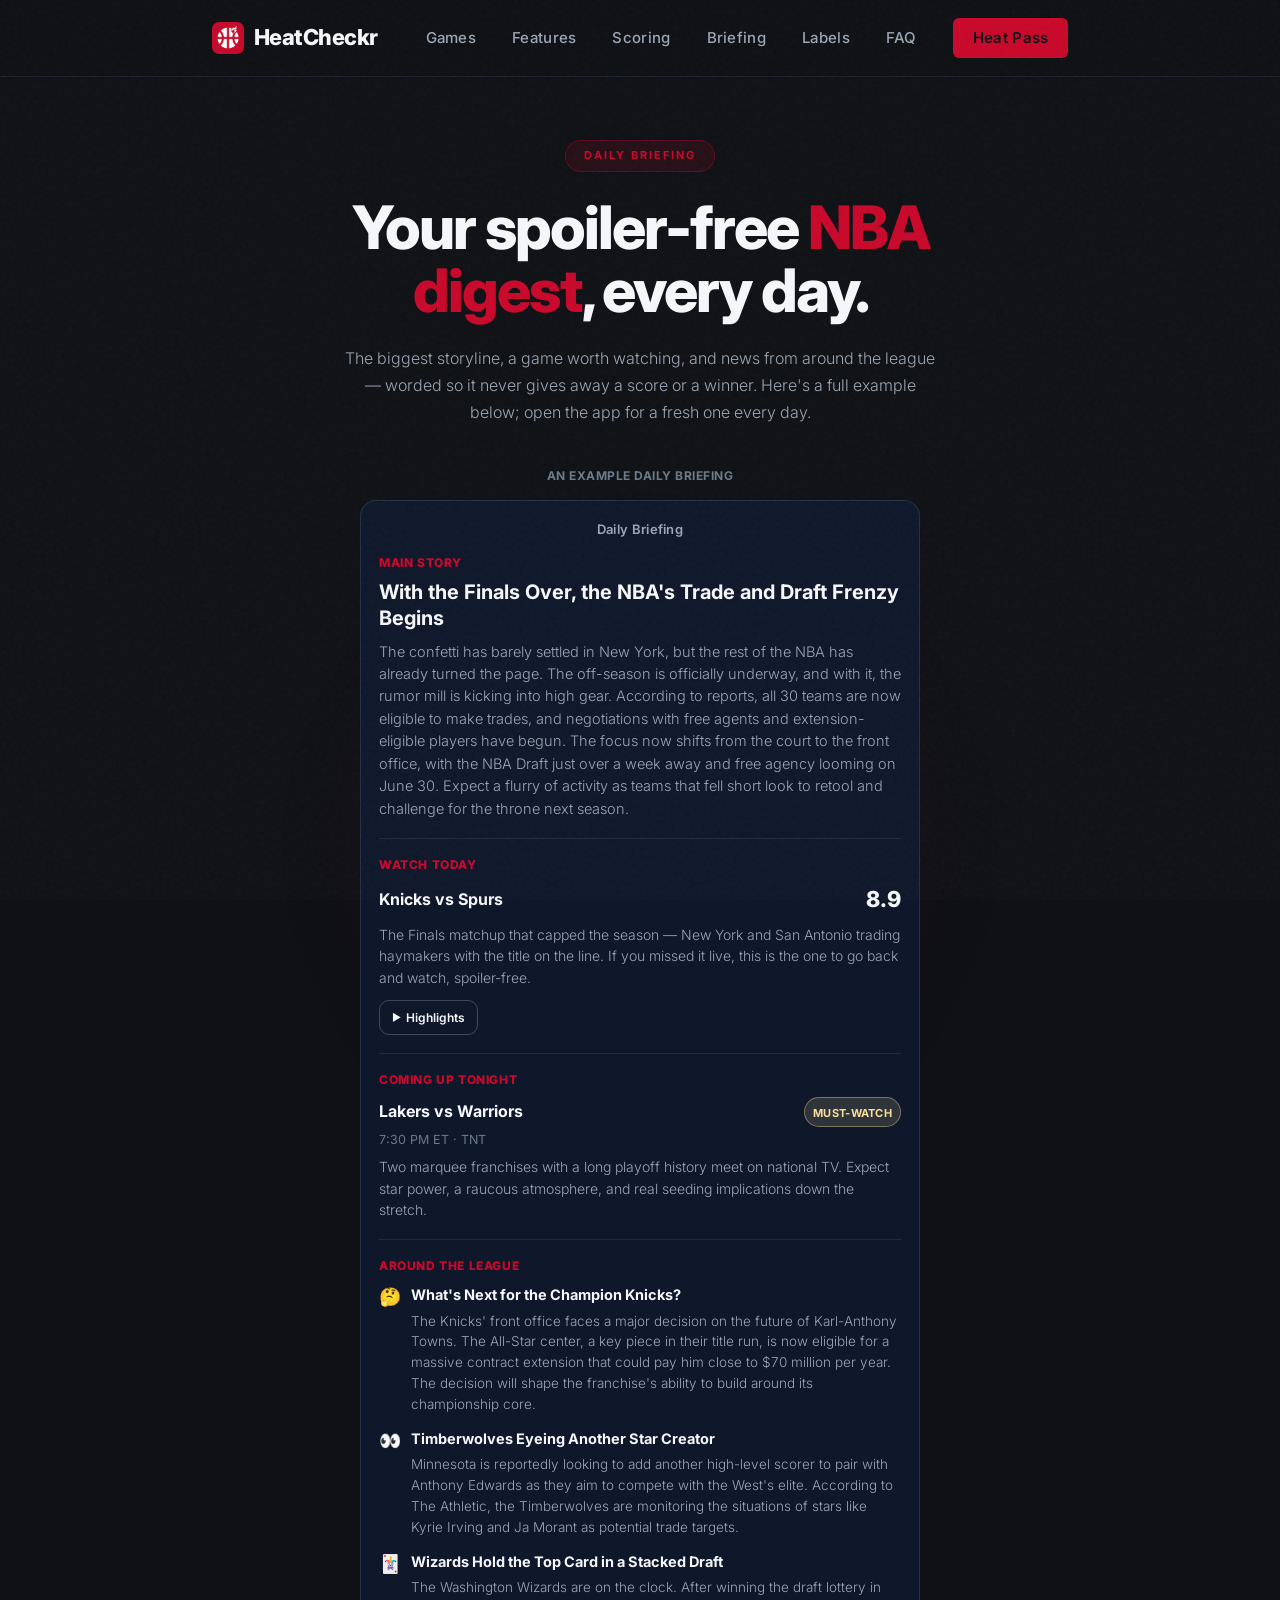
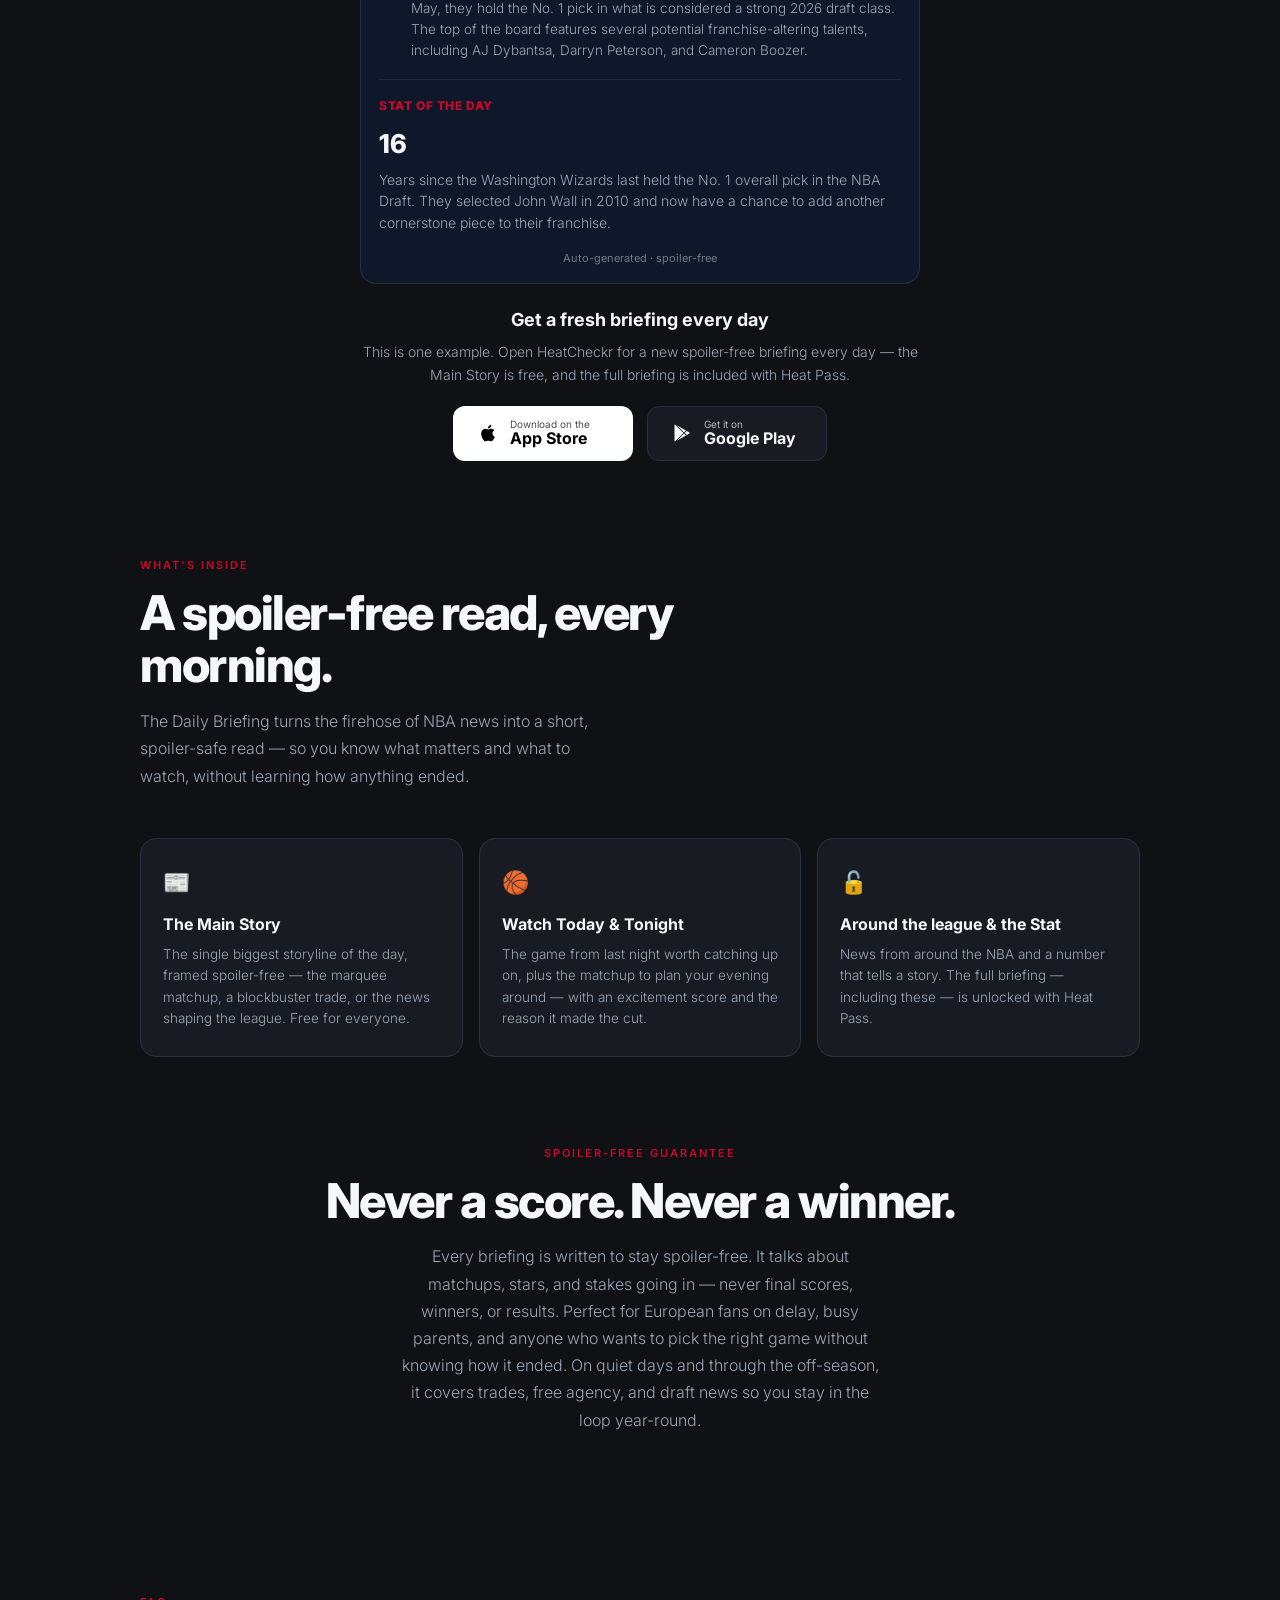
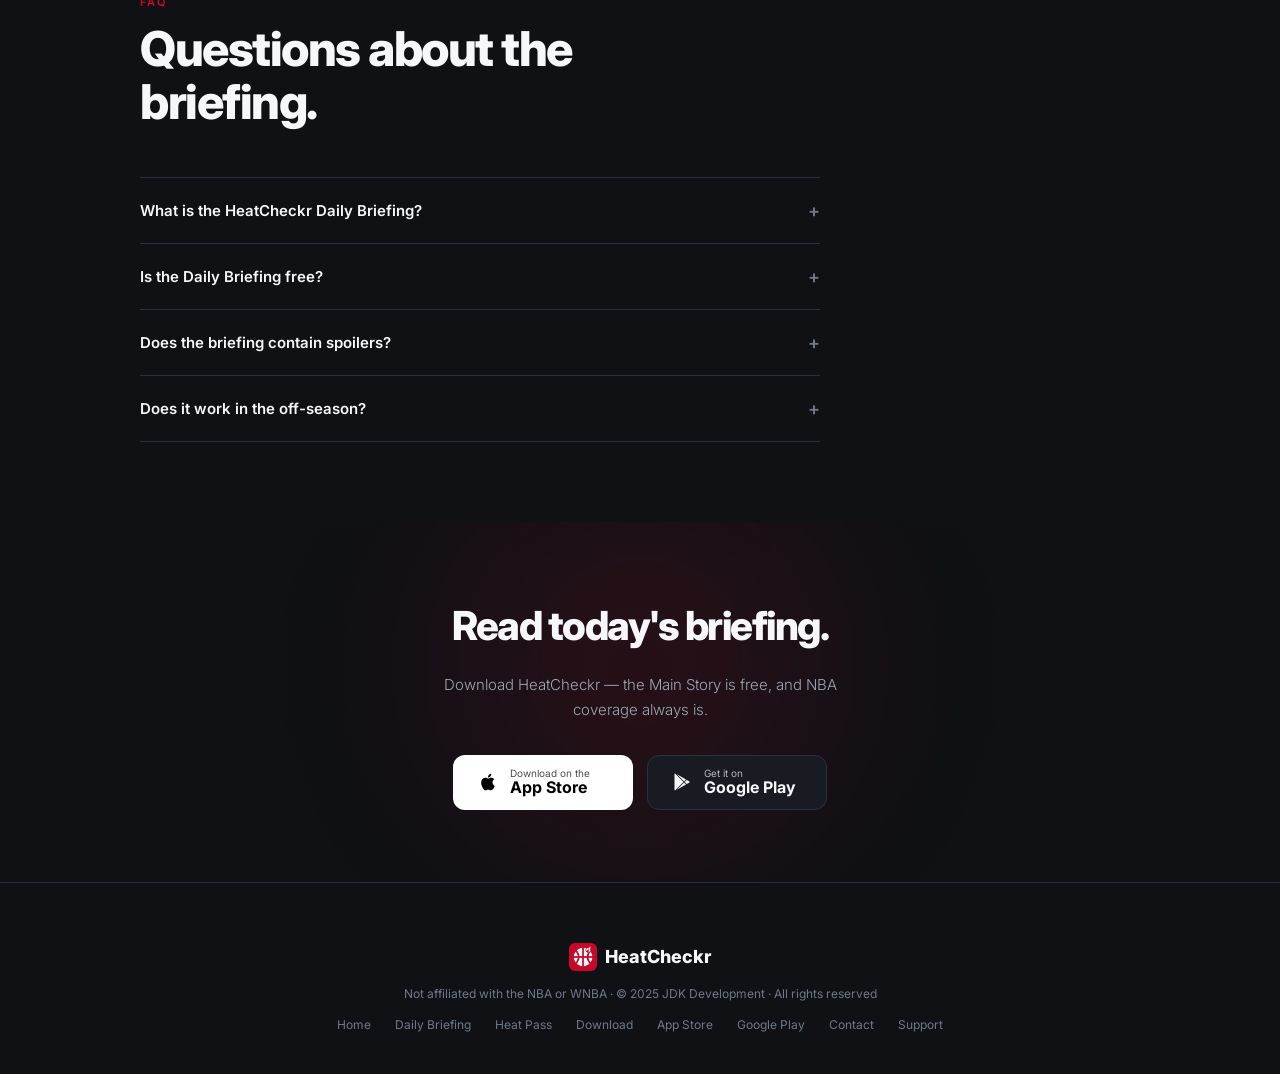
<file: briefing/index.html>
<!DOCTYPE html>
<html lang="en">
<head>
<meta charset="UTF-8" />
<meta name="viewport" content="width=device-width, initial-scale=1.0" />

<title>The NBA Daily Briefing — Spoiler-Free Morning Digest | HeatCheckr</title>
<meta name="description" content="A spoiler-free NBA digest every day: the biggest storyline, a game worth watching, and news from around the league — never a score or a winner. Read the free Main Story, get the full briefing in the HeatCheckr app.">
<meta name="keywords" content="nba daily briefing, spoiler free nba news, nba digest no spoilers, nba morning recap spoiler free, what nba game to watch, nba storylines without spoilers, spoiler free nba app">

<meta property="og:type" content="website">
<meta property="og:url" content="https://www.heatcheckr.com/briefing/">
<meta property="og:title" content="The NBA Daily Briefing — Spoiler-Free Morning Digest | HeatCheckr">
<meta property="og:description" content="A spoiler-free NBA digest every day. Read the free Main Story, get the full briefing in the app.">
<meta property="og:image" content="https://www.heatcheckr.com/images/icon.png">

<meta property="twitter:card" content="summary_large_image">
<meta property="twitter:url" content="https://www.heatcheckr.com/briefing/">
<meta property="twitter:title" content="The NBA Daily Briefing — Spoiler-Free Morning Digest | HeatCheckr">
<meta property="twitter:description" content="A spoiler-free NBA digest every day. Read the free Main Story, get the full briefing in the app.">
<meta property="twitter:image" content="https://www.heatcheckr.com/images/icon.png">

<link rel="icon" type="image/png" href="/images/icon-192.png">
<link rel="canonical" href="https://www.heatcheckr.com/briefing/">
<meta name="robots" content="index, follow">
<link rel="apple-touch-icon" sizes="180x180" href="/images/icon-192.png">
<link rel="manifest" href="/site.webmanifest">
<meta name="theme-color" content="#0F1115">

<script type="application/ld+json">
{
  "@context": "https://schema.org",
  "@type": "WebPage",
  "name": "The NBA Daily Briefing",
  "url": "https://www.heatcheckr.com/briefing/",
  "description": "A spoiler-free NBA digest every day: the biggest storyline, a game worth watching, and news from around the league — never a score or a winner.",
  "isPartOf": { "@type": "WebSite", "name": "HeatCheckr", "url": "https://www.heatcheckr.com" },
  "about": { "@type": "SoftwareApplication", "name": "HeatCheckr", "applicationCategory": "SportsApplication", "operatingSystem": "iOS, Android" }
}
</script>

<script type="application/ld+json">
{
  "@context": "https://schema.org",
  "@type": "FAQPage",
  "mainEntity": [
    {
      "@type": "Question",
      "name": "What is the HeatCheckr Daily Briefing?",
      "acceptedAnswer": {
        "@type": "Answer",
        "text": "The Daily Briefing is a spoiler-free NBA digest in the HeatCheckr app — each day it covers the biggest storyline, a game worth watching, and news from around the league, all worded so it never gives away a score or a winner."
      }
    },
    {
      "@type": "Question",
      "name": "Is the Daily Briefing free?",
      "acceptedAnswer": {
        "@type": "Answer",
        "text": "The Main Story is free for everyone. Heat Pass unlocks the full briefing, including Watch Today, Coming Up Tonight, around-the-league news, and the Stat of the Day."
      }
    },
    {
      "@type": "Question",
      "name": "Does the briefing contain spoilers?",
      "acceptedAnswer": {
        "@type": "Answer",
        "text": "No. Every line is written to stay spoiler-free — it never reveals final scores, winners, or results, so you can decide what to watch without knowing how it ended."
      }
    },
    {
      "@type": "Question",
      "name": "Does it work in the off-season?",
      "acceptedAnswer": {
        "@type": "Answer",
        "text": "Yes. On days without games the briefing covers trades, free agency, draft news, and the storylines shaping the league, so it keeps you up to speed all year."
      }
    }
  ]
}
</script>

<link rel="preconnect" href="https://fonts.googleapis.com" />
<link rel="preconnect" href="https://fonts.gstatic.com" crossorigin />
<link href="https://fonts.googleapis.com/css2?family=Inter:wght@300;400;500;600;700;800&display=swap" rel="stylesheet" />
<link rel="stylesheet" href="/style.css" />

<style>
  /* ── Briefing page-specific styles ── */
  .br-hero { padding: 140px 24px 56px; text-align: center; position: relative; overflow: hidden; }
  .br-hero-glow {
    position: absolute; width: 600px; height: 600px; border-radius: 50%;
    background: radial-gradient(circle, rgba(201,8,42,0.16) 0%, transparent 70%);
    top: 40%; left: 50%; transform: translate(-50%, -50%); pointer-events: none; filter: blur(60px);
  }
  .br-eyebrow {
    display: inline-flex; align-items: center; gap: 8px;
    background: rgba(201,8,42,0.12); border: 1px solid rgba(201,8,42,0.35);
    border-radius: 100px; padding: 6px 18px; font-size: 11px; font-weight: 700;
    color: var(--accent); letter-spacing: 2px; text-transform: uppercase; margin-bottom: 24px;
  }
  .br-hero h1 {
    font-family: var(--font-display); font-size: clamp(36px, 6vw, 60px); font-weight: 800;
    letter-spacing: -2px; line-height: 1.06; color: var(--text); max-width: 720px; margin: 0 auto;
  }
  .br-hero h1 .accent { color: var(--accent); }
  .br-hero-sub { margin: 22px auto 0; font-size: 16px; color: var(--text-mid); max-width: 600px; font-weight: 300; line-height: 1.7; }

  /* The preview card mirrors the in-app free-user briefing */
  .briefing-preview-wrap { max-width: 560px; margin: 40px auto 0; }
  .preview-caption { text-align: center; color: var(--text-dim); font-size: 12px; letter-spacing: 0.5px; text-transform: uppercase; font-weight: 700; margin-bottom: 14px; }
  .briefing-card {
    background: #0F172A; border: 1px solid rgba(51,65,85,0.6); border-radius: 16px;
    padding: 18px 18px 16px; text-align: left;
  }
  .bc-title { color: var(--text-mid); font-size: 13px; font-weight: 600; letter-spacing: 0.3px; text-align: center; margin-bottom: 14px; }
  .bc-eyebrow { color: var(--accent); font-size: 12px; font-weight: 800; letter-spacing: 0.6px; margin-bottom: 6px; }
  .bc-headline { color: var(--text); font-size: 20px; font-weight: 700; line-height: 1.3; margin-bottom: 10px; }
  .bc-body { color: var(--text-mid); font-size: 14.5px; line-height: 1.55; font-weight: 300; }
  .bc-section { margin-top: 18px; padding-top: 16px; border-top: 1px solid rgba(51,65,85,0.5); }
  .bc-section-label { color: var(--accent); font-size: 12px; font-weight: 800; letter-spacing: 0.6px; margin-bottom: 8px; }
  .bc-pickrow { display: flex; align-items: center; gap: 8px; }
  .bc-matchup { color: var(--text); font-size: 16px; font-weight: 700; flex: 1; }
  .bc-score { color: var(--text); font-size: 22px; font-weight: 800; }
  .bc-hype { border-radius: 999px; background: rgba(246,222,155,0.14); border: 1px solid rgba(246,222,155,0.4); padding: 2px 8px; }
  .bc-hype span { color: #F6DE9B; font-size: 11px; font-weight: 700; letter-spacing: 0.3px; }
  .bc-headline-sm { color: var(--text); font-size: 14.5px; font-weight: 700; margin-bottom: 4px; }
  .bc-statnum { color: var(--text); font-size: 26px; font-weight: 800; margin-bottom: 4px; }
  .bc-hit-body { color: var(--text-mid); font-size: 13.5px; line-height: 1.55; font-weight: 300; }
  .bc-context { color: var(--text-mid); font-size: 14px; line-height: 1.55; font-weight: 300; }
  .bc-why { color: var(--text-mid); font-size: 14px; line-height: 1.55; font-weight: 300; margin-top: 6px; }
  .bc-meta { color: var(--text-dim); font-size: 12.5px; margin-top: 3px; }
  .bc-watchbtn { display: inline-flex; align-items: center; gap: 5px; margin-top: 11px; border: 1px solid rgba(148,163,184,0.35); border-radius: 10px; padding: 7px 12px; }
  .bc-watchbtn .ic { color: var(--text); font-size: 10px; }
  .bc-watchbtn .tx { color: var(--text); font-size: 12px; font-weight: 600; }
  .bc-locked { display: flex; align-items: center; gap: 6px; margin-top: 6px; }
  .bc-locked svg { flex-shrink: 0; }
  .bc-locked span { color: var(--text-dim); font-size: 13px; font-style: italic; }
  .bc-hit { display: flex; align-items: flex-start; gap: 10px; margin-bottom: 12px; }
  .bc-hit:last-child { margin-bottom: 0; }
  .bc-hit-emoji { font-size: 18px; width: 22px; text-align: center; }
  .bc-disclaimer { color: var(--text-dim); font-size: 11px; margin-top: 16px; text-align: center; }

  /* Download lead (replaces the in-app "Start Free Trial") */
  .br-download { max-width: 560px; margin: 22px auto 0; text-align: center; }
  .br-download h3 { font-family: var(--font-display); font-size: 18px; font-weight: 700; color: var(--text); margin-bottom: 6px; }
  .br-download p { color: var(--text-mid); font-size: 14px; font-weight: 300; margin-bottom: 20px; }
  .br-cta-row { display: flex; gap: 14px; justify-content: center; align-items: center; flex-wrap: wrap; }

  /* Value sections */
  .br-value-grid { display: grid; grid-template-columns: repeat(3, 1fr); gap: 16px; margin-top: 48px; }
  .br-value-card { background: var(--card); border: 1px solid var(--border); border-radius: 16px; padding: 26px 22px; }
  .br-value-card .ic { font-size: 22px; margin-bottom: 12px; }
  .br-value-card h3 { font-family: var(--font-display); font-size: 16px; font-weight: 700; color: var(--text); margin-bottom: 6px; }
  .br-value-card p { color: var(--text-mid); font-size: 13.5px; line-height: 1.6; font-weight: 300; }
  @media (max-width: 768px) { .br-value-grid { grid-template-columns: 1fr; } }

  .br-bottom-cta { text-align: center; padding: 72px 24px; position: relative; overflow: hidden; }
  .br-bottom-cta h2 { font-family: var(--font-display); font-size: clamp(26px, 5vw, 40px); font-weight: 800; letter-spacing: -1.5px; color: var(--text); margin-bottom: 14px; }
  .br-bottom-cta p { color: var(--text-mid); font-size: 15px; max-width: 440px; margin: 0 auto 32px; font-weight: 300; line-height: 1.7; }
</style>
</head>
<body>

<!-- Nav -->
<nav>
  <a href="/" class="nav-logo">
    <img src="/images/icon-192.png" alt="HeatCheckr" class="nav-icon" />
    HeatCheckr
  </a>
  <div class="nav-links">
    <a href="/#games">Games</a>
    <a href="/#features">Features</a>
    <a href="/#how">Scoring</a>
    <a href="/briefing/">Briefing</a>
    <a href="/#labels">Labels</a>
    <a href="/#faq">FAQ</a>
    <a href="/heatpass/" class="nav-cta">Heat Pass</a>
  </div>
</nav>

<!-- Hero -->
<section class="br-hero">
  <div class="br-hero-glow"></div>
  <div class="br-eyebrow reveal">Daily Briefing</div>
  <h1 class="reveal">Your spoiler-free <span class="accent">NBA digest</span>, every day.</h1>
  <p class="br-hero-sub reveal">The biggest storyline, a game worth watching, and news from around the league — worded so it never gives away a score or a winner. Here's a full example below; open the app for a fresh one every day.</p>

  <!-- A full example briefing (static showcase). The app delivers a fresh one daily. -->
  <div class="briefing-preview-wrap reveal">
    <p class="preview-caption">An example Daily Briefing</p>
    <div class="briefing-card">
      <div class="bc-title">Daily Briefing</div>

      <div class="bc-eyebrow">MAIN STORY</div>
      <div class="bc-headline">With the Finals Over, the NBA's Trade and Draft Frenzy Begins</div>
      <div class="bc-body">The confetti has barely settled in New York, but the rest of the NBA has already turned the page. The off-season is officially underway, and with it, the rumor mill is kicking into high gear. According to reports, all 30 teams are now eligible to make trades, and negotiations with free agents and extension-eligible players have begun. The focus now shifts from the court to the front office, with the NBA Draft just over a week away and free agency looming on June 30. Expect a flurry of activity as teams that fell short look to retool and challenge for the throne next season.</div>

      <div class="bc-section">
        <div class="bc-section-label">WATCH TODAY</div>
        <div class="bc-pickrow">
          <span class="bc-matchup">Knicks vs Spurs</span>
          <span class="bc-score">8.9</span>
        </div>
        <div class="bc-why">The Finals matchup that capped the season — New York and San Antonio trading haymakers with the title on the line. If you missed it live, this is the one to go back and watch, spoiler-free.</div>
        <span class="bc-watchbtn"><span class="ic">▶</span><span class="tx">Highlights</span></span>
      </div>

      <div class="bc-section">
        <div class="bc-section-label">COMING UP TONIGHT</div>
        <div class="bc-pickrow">
          <span class="bc-matchup">Lakers vs Warriors</span>
          <span class="bc-hype"><span>MUST-WATCH</span></span>
        </div>
        <div class="bc-meta">7:30 PM ET · TNT</div>
        <div class="bc-why">Two marquee franchises with a long playoff history meet on national TV. Expect star power, a raucous atmosphere, and real seeding implications down the stretch.</div>
      </div>

      <div class="bc-section">
        <div class="bc-section-label">AROUND THE LEAGUE</div>
        <div class="bc-hit">
          <span class="bc-hit-emoji">🤔</span>
          <div style="flex:1;">
            <div class="bc-headline-sm">What's Next for the Champion Knicks?</div>
            <div class="bc-hit-body">The Knicks' front office faces a major decision on the future of Karl-Anthony Towns. The All-Star center, a key piece in their title run, is now eligible for a massive contract extension that could pay him close to $70 million per year. The decision will shape the franchise's ability to build around its championship core.</div>
          </div>
        </div>
        <div class="bc-hit">
          <span class="bc-hit-emoji">👀</span>
          <div style="flex:1;">
            <div class="bc-headline-sm">Timberwolves Eyeing Another Star Creator</div>
            <div class="bc-hit-body">Minnesota is reportedly looking to add another high-level scorer to pair with Anthony Edwards as they aim to compete with the West's elite. According to The Athletic, the Timberwolves are monitoring the situations of stars like Kyrie Irving and Ja Morant as potential trade targets.</div>
          </div>
        </div>
        <div class="bc-hit">
          <span class="bc-hit-emoji">🃏</span>
          <div style="flex:1;">
            <div class="bc-headline-sm">Wizards Hold the Top Card in a Stacked Draft</div>
            <div class="bc-hit-body">The Washington Wizards are on the clock. After winning the draft lottery in May, they hold the No. 1 pick in what is considered a strong 2026 draft class. The top of the board features several potential franchise-altering talents, including AJ Dybantsa, Darryn Peterson, and Cameron Boozer.</div>
          </div>
        </div>
      </div>

      <div class="bc-section">
        <div class="bc-section-label">STAT OF THE DAY</div>
        <div class="bc-statnum">16</div>
        <div class="bc-context">Years since the Washington Wizards last held the No. 1 overall pick in the NBA Draft. They selected John Wall in 2010 and now have a chance to add another cornerstone piece to their franchise.</div>
      </div>

      <div class="bc-disclaimer">Auto-generated · spoiler-free</div>
    </div>
  </div>

  <!-- Download lead -->
  <div class="br-download reveal">
    <h3>Get a fresh briefing every day</h3>
    <p>This is one example. Open HeatCheckr for a new spoiler-free briefing every day — the Main Story is free, and the full briefing is included with Heat Pass.</p>
    <div class="br-cta-row">
      <a href="https://apps.apple.com/app/heatcheckr/id6757223698" class="btn-store btn-apple" target="_blank" rel="noopener noreferrer">
        <svg width="20" height="20" viewBox="0 0 24 24" fill="currentColor"><path d="M18.71 19.5c-.83 1.24-1.71 2.45-3.05 2.47-1.34.03-1.77-.79-3.29-.79-1.53 0-2 .77-3.27.82-1.31.05-2.3-1.32-3.14-2.53C4.25 17 2.94 12.45 4.7 9.39c.87-1.52 2.43-2.48 4.12-2.51 1.28-.02 2.5.87 3.29.87.78 0 2.26-1.07 3.8-.91.65.03 2.47.26 3.64 1.98-.09.06-2.17 1.28-2.15 3.81.03 3.02 2.65 4.03 2.68 4.04-.03.07-.42 1.44-1.38 2.83M13 3.5c.73-.83 1.94-1.46 2.94-1.5.13 1.17-.34 2.35-1.04 3.19-.69.85-1.83 1.51-2.95 1.42-.15-1.15.41-2.35 1.05-3.11z"/></svg>
        <div class="store-text">
          <span class="store-sub">Download on the</span>
          <span class="store-name">App Store</span>
        </div>
      </a>
      <a href="https://play.google.com/store/apps/details?id=com.jdkdevelopment.heatcheck&pcampaignid=web_share" class="btn-store btn-google" target="_blank" rel="noopener noreferrer">
        <svg width="20" height="20" viewBox="0 0 24 24" fill="currentColor"><path d="M3.609 1.814L13.792 12 3.61 22.186a.996.996 0 0 1-.61-.92V2.734a1 1 0 0 1 .609-.92zm10.89 10.893l2.302 2.302-10.937 6.333 8.635-8.635zm3.199-3.198l2.807 1.626a1 1 0 0 1 0 1.73l-2.808 1.626L15.206 12l2.492-2.491zM5.864 2.658L16.8 8.99l-2.302 2.302-8.634-8.634z"/></svg>
        <div class="store-text">
          <span class="store-sub">Get it on</span>
          <span class="store-name">Google Play</span>
        </div>
      </a>
    </div>
  </div>
</section>

<!-- What's inside / value -->
<section id="inside" style="padding-top:40px;">
  <div class="section-inner">
    <div class="reveal">
      <p class="section-label">What's inside</p>
      <h2 class="section-title">A spoiler-free read, every morning.</h2>
      <p class="section-desc">The Daily Briefing turns the firehose of NBA news into a short, spoiler-safe read — so you know what matters and what to watch, without learning how anything ended.</p>
    </div>
    <div class="br-value-grid">
      <div class="br-value-card reveal">
        <div class="ic">📰</div>
        <h3>The Main Story</h3>
        <p>The single biggest storyline of the day, framed spoiler-free — the marquee matchup, a blockbuster trade, or the news shaping the league. Free for everyone.</p>
      </div>
      <div class="br-value-card reveal">
        <div class="ic">🏀</div>
        <h3>Watch Today &amp; Tonight</h3>
        <p>The game from last night worth catching up on, plus the matchup to plan your evening around — with an excitement score and the reason it made the cut.</p>
      </div>
      <div class="br-value-card reveal">
        <div class="ic">🔓</div>
        <h3>Around the league &amp; the Stat</h3>
        <p>News from around the NBA and a number that tells a story. The full briefing — including these — is unlocked with Heat Pass.</p>
      </div>
    </div>
  </div>
</section>

<!-- Spoiler-free guarantee -->
<section style="padding-top:8px;">
  <div class="section-inner" style="max-width:760px;">
    <div class="reveal" style="text-align:center;">
      <p class="section-label">Spoiler-free guarantee</p>
      <h2 class="section-title" style="text-align:center; max-width:100%;">Never a score. Never a winner.</h2>
      <p class="section-desc" style="margin-left:auto; margin-right:auto;">Every briefing is written to stay spoiler-free. It talks about matchups, stars, and stakes going in — never final scores, winners, or results. Perfect for European fans on delay, busy parents, and anyone who wants to pick the right game without knowing how it ended. On quiet days and through the off-season, it covers trades, free agency, and draft news so you stay in the loop year-round.</p>
    </div>
  </div>
</section>

<!-- FAQ -->
<section id="faq">
  <div class="section-inner">
    <div class="reveal">
      <p class="section-label">FAQ</p>
      <h2 class="section-title">Questions about the briefing.</h2>
    </div>
    <div class="faq-list reveal">
      <div class="faq-item">
        <button class="faq-q" onclick="toggleFaq(this)">What is the HeatCheckr Daily Briefing? <span class="faq-icon">+</span></button>
        <div class="faq-a">The Daily Briefing is a spoiler-free NBA digest in the HeatCheckr app — each day it covers the biggest storyline, a game worth watching, and news from around the league, all worded so it never gives away a score or a winner.</div>
      </div>
      <div class="faq-item">
        <button class="faq-q" onclick="toggleFaq(this)">Is the Daily Briefing free? <span class="faq-icon">+</span></button>
        <div class="faq-a">The Main Story is free for everyone. Heat Pass unlocks the full briefing, including Watch Today, Coming Up Tonight, around-the-league news, and the Stat of the Day.</div>
      </div>
      <div class="faq-item">
        <button class="faq-q" onclick="toggleFaq(this)">Does the briefing contain spoilers? <span class="faq-icon">+</span></button>
        <div class="faq-a">No. Every line is written to stay spoiler-free — it never reveals final scores, winners, or results, so you can decide what to watch without knowing how it ended.</div>
      </div>
      <div class="faq-item">
        <button class="faq-q" onclick="toggleFaq(this)">Does it work in the off-season? <span class="faq-icon">+</span></button>
        <div class="faq-a">Yes. On days without games the briefing covers trades, free agency, draft news, and the storylines shaping the league, so it keeps you up to speed all year.</div>
      </div>
    </div>
  </div>
</section>

<!-- Bottom CTA -->
<div class="br-bottom-cta">
  <div class="br-hero-glow"></div>
  <h2 class="reveal">Read today's briefing.</h2>
  <p class="reveal">Download HeatCheckr — the Main Story is free, and NBA coverage always is.</p>
  <div class="br-cta-row reveal">
    <a href="https://apps.apple.com/app/heatcheckr/id6757223698" class="btn-store btn-apple" target="_blank" rel="noopener noreferrer">
      <svg width="20" height="20" viewBox="0 0 24 24" fill="currentColor"><path d="M18.71 19.5c-.83 1.24-1.71 2.45-3.05 2.47-1.34.03-1.77-.79-3.29-.79-1.53 0-2 .77-3.27.82-1.31.05-2.3-1.32-3.14-2.53C4.25 17 2.94 12.45 4.7 9.39c.87-1.52 2.43-2.48 4.12-2.51 1.28-.02 2.5.87 3.29.87.78 0 2.26-1.07 3.8-.91.65.03 2.47.26 3.64 1.98-.09.06-2.17 1.28-2.15 3.81.03 3.02 2.65 4.03 2.68 4.04-.03.07-.42 1.44-1.38 2.83M13 3.5c.73-.83 1.94-1.46 2.94-1.5.13 1.17-.34 2.35-1.04 3.19-.69.85-1.83 1.51-2.95 1.42-.15-1.15.41-2.35 1.05-3.11z"/></svg>
      <div class="store-text">
        <span class="store-sub">Download on the</span>
        <span class="store-name">App Store</span>
      </div>
    </a>
    <a href="https://play.google.com/store/apps/details?id=com.jdkdevelopment.heatcheck" class="btn-store btn-google" target="_blank" rel="noopener noreferrer">
      <svg width="20" height="20" viewBox="0 0 24 24" fill="currentColor"><path d="M3.609 1.814L13.792 12 3.61 22.186a.996.996 0 0 1-.61-.92V2.734a1 1 0 0 1 .609-.92zm10.89 10.893l2.302 2.302-10.937 6.333 8.635-8.635zm3.199-3.198l2.807 1.626a1 1 0 0 1 0 1.73l-2.808 1.626L15.206 12l2.492-2.491zM5.864 2.658L16.8 8.99l-2.302 2.302-8.634-8.634z"/></svg>
      <div class="store-text">
        <span class="store-sub">Get it on</span>
        <span class="store-name">Google Play</span>
      </div>
    </a>
  </div>
</div>

<!-- Footer -->
<footer>
  <div class="footer-logo">
    <img src="/images/icon-192.png" alt="HeatCheckr" class="footer-icon" />
    HeatCheckr
  </div>
  <p>Not affiliated with the NBA or WNBA · © 2025 JDK Development · All rights reserved</p>
  <div class="footer-links">
    <a href="/">Home</a>
    <a href="/briefing/">Daily Briefing</a>
    <a href="/heatpass/">Heat Pass</a>
    <a href="/download/">Download</a>
    <a href="https://apps.apple.com/app/heatcheckr/id6757223698">App Store</a>
    <a href="https://play.google.com/store/apps/details?id=com.jdkdevelopment.heatcheck&pcampaignid=web_share">Google Play</a>
    <a href="mailto:heatcheckrapp@gmail.com">Contact</a>
    <a href="https://buymeacoffee.com/jdkdevelopment">Support</a>
  </div>
</footer>

<script>
// ─── Scroll Reveal ───
const reveals = document.querySelectorAll('.reveal');
const observer = new IntersectionObserver((entries) => {
  entries.forEach((entry) => {
    if (entry.isIntersecting) {
      const siblings = entry.target.parentElement.querySelectorAll('.reveal');
      let delay = 0;
      siblings.forEach((s, idx) => { if (s === entry.target) delay = idx * 60; });
      setTimeout(() => entry.target.classList.add('visible'), delay);
      observer.unobserve(entry.target);
    }
  });
}, { threshold: 0.12 });
reveals.forEach(el => observer.observe(el));

// ─── FAQ Toggle ───
function toggleFaq(btn) {
  const item = btn.closest('.faq-item');
  const wasOpen = item.classList.contains('open');
  document.querySelectorAll('.faq-item').forEach(i => i.classList.remove('open'));
  if (!wasOpen) item.classList.add('open');
}
</script>
</body>
</html>
</file>
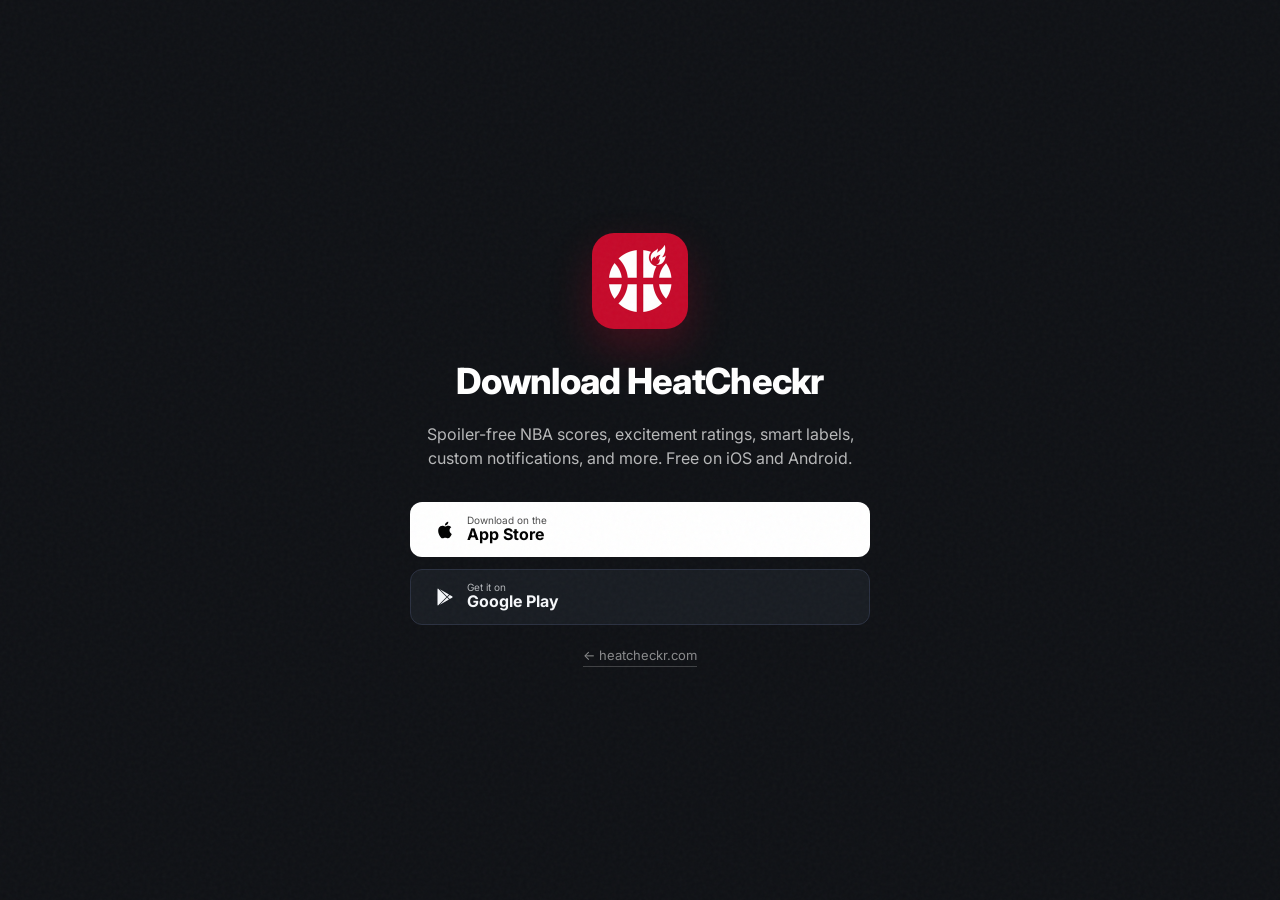
<file: download/index.html>
<!DOCTYPE html>
<html lang="en">
<head>
<meta charset="UTF-8" />
<meta name="viewport" content="width=device-width, initial-scale=1.0" />

<title>Download HeatCheckr — Spoiler-Free NBA Games for iOS & Android</title>
<meta name="description" content="Download HeatCheckr free on iOS or Android. Spoiler-free NBA scores, excitement ratings, smart labels, custom notifications, and more. Skip the blowouts, find the instant classics.">
<meta name="keywords" content="download heatcheckr, nba spoiler free app, nba app ios, nba app android, heatcheckr download">

<meta property="og:type" content="website">
<meta property="og:url" content="https://www.heatcheckr.com/download/">
<meta property="og:title" content="Download HeatCheckr — Spoiler-Free NBA App">
<meta property="og:description" content="Free on iOS and Android. Spoiler-free NBA scores, excitement ratings, smart labels, custom notifications, and more.">
<meta property="og:image" content="https://www.heatcheckr.com/images/icon.png">

<meta property="twitter:card" content="summary_large_image">
<meta property="twitter:url" content="https://www.heatcheckr.com/download/">
<meta property="twitter:title" content="Download HeatCheckr — Spoiler-Free NBA App">
<meta property="twitter:description" content="Free on iOS and Android. Spoiler-free NBA scores, excitement ratings, smart labels, custom notifications, and more.">
<meta property="twitter:image" content="https://www.heatcheckr.com/images/icon.png">

<link rel="canonical" href="https://www.heatcheckr.com/download/">
<meta name="robots" content="index, follow">

<link rel="icon" type="image/png" href="/images/icon-192.png">
<link rel="apple-touch-icon" sizes="180x180" href="/images/icon-192.png">
<link rel="shortcut icon" href="/favicon.ico">
<link rel="manifest" href="/site.webmanifest">
<meta name="theme-color" content="#0F1115">

<link rel="preconnect" href="https://fonts.googleapis.com" />
<link rel="preconnect" href="https://fonts.gstatic.com" crossorigin />
<link href="https://fonts.googleapis.com/css2?family=Inter:wght@400;500;600;700;800&display=swap" rel="stylesheet" />
<link rel="stylesheet" href="/style.css" />

<style>
  .dl-wrap {
    min-height: 100vh;
    display: flex;
    align-items: center;
    justify-content: center;
    padding: 32px 20px;
    background: #0F1115;
  }
  .dl-card {
    max-width: 460px;
    width: 100%;
    text-align: center;
  }
  .dl-icon {
    width: 96px;
    height: 96px;
    border-radius: 22px;
    margin: 0 auto 24px;
    display: block;
    box-shadow: 0 18px 40px rgba(201, 8, 42, 0.25);
  }
  .dl-card h1 {
    font-size: clamp(28px, 5vw, 36px);
    font-weight: 800;
    margin: 0 0 12px;
    color: #fff;
    letter-spacing: -0.02em;
  }
  .dl-card p.dl-sub {
    color: rgba(255, 255, 255, 0.7);
    font-size: 16px;
    line-height: 1.5;
    margin: 0 0 32px;
  }
  .dl-buttons {
    display: flex;
    flex-direction: column;
    gap: 12px;
    align-items: stretch;
  }
  .dl-home {
    display: inline-block;
    margin-top: 20px;
    color: rgba(255, 255, 255, 0.5);
    text-decoration: none;
    font-size: 13px;
    border-bottom: 1px solid rgba(255, 255, 255, 0.2);
    padding-bottom: 1px;
  }
  .dl-home:hover { color: #fff; }
</style>
</head>
<body>

<main class="dl-wrap">
  <div class="dl-card">
    <img src="/images/icon-192.png" alt="HeatCheckr app icon" class="dl-icon" width="96" height="96" />
    <h1>Download HeatCheckr</h1>
    <p class="dl-sub">Spoiler-free NBA scores, excitement ratings, smart labels, custom notifications, and more. Free on iOS and Android.</p>

    <div class="dl-buttons">
      <a href="https://apps.apple.com/app/heatcheckr/id6757223698" class="btn-store btn-apple" id="dl-apple">
        <svg width="20" height="20" viewBox="0 0 24 24" fill="currentColor" aria-hidden="true"><path d="M18.71 19.5c-.83 1.24-1.71 2.45-3.05 2.47-1.34.03-1.77-.79-3.29-.79-1.53 0-2 .77-3.27.82-1.31.05-2.3-1.32-3.14-2.53C4.25 17 2.94 12.45 4.7 9.39c.87-1.52 2.43-2.48 4.12-2.51 1.28-.02 2.5.87 3.29.87.78 0 2.26-1.07 3.8-.91.65.03 2.47.26 3.64 1.98-.09.06-2.17 1.28-2.15 3.81.03 3.02 2.65 4.03 2.68 4.04-.03.07-.42 1.44-1.38 2.83M13 3.5c.73-.83 1.94-1.46 2.94-1.5.13 1.17-.34 2.35-1.04 3.19-.69.85-1.83 1.51-2.95 1.42-.15-1.15.41-2.35 1.05-3.11z"/></svg>
        <div class="store-text">
          <span class="store-sub">Download on the</span>
          <span class="store-name">App Store</span>
        </div>
      </a>

      <a href="https://play.google.com/store/apps/details?id=com.jdkdevelopment.heatcheck&pcampaignid=web_share" class="btn-store btn-google" id="dl-google" target="_blank" rel="noopener noreferrer">
        <svg width="20" height="20" viewBox="0 0 24 24" fill="currentColor" aria-hidden="true"><path d="M3.609 1.814L13.792 12 3.61 22.186a.996.996 0 0 1-.61-.92V2.734a1 1 0 0 1 .609-.92zm10.89 10.893l2.302 2.302-10.937 6.333 8.635-8.635zm3.199-3.198l2.807 1.626a1 1 0 0 1 0 1.73l-2.808 1.626L15.206 12l2.492-2.491zM5.864 2.658L16.8 8.99l-2.302 2.302-8.634-8.634z"/></svg>
        <div class="store-text">
          <span class="store-sub">Get it on</span>
          <span class="store-name">Google Play</span>
        </div>
      </a>
    </div>

    <a href="/" class="dl-home">← heatcheckr.com</a>
  </div>
</main>
</body>
</html>
</file>
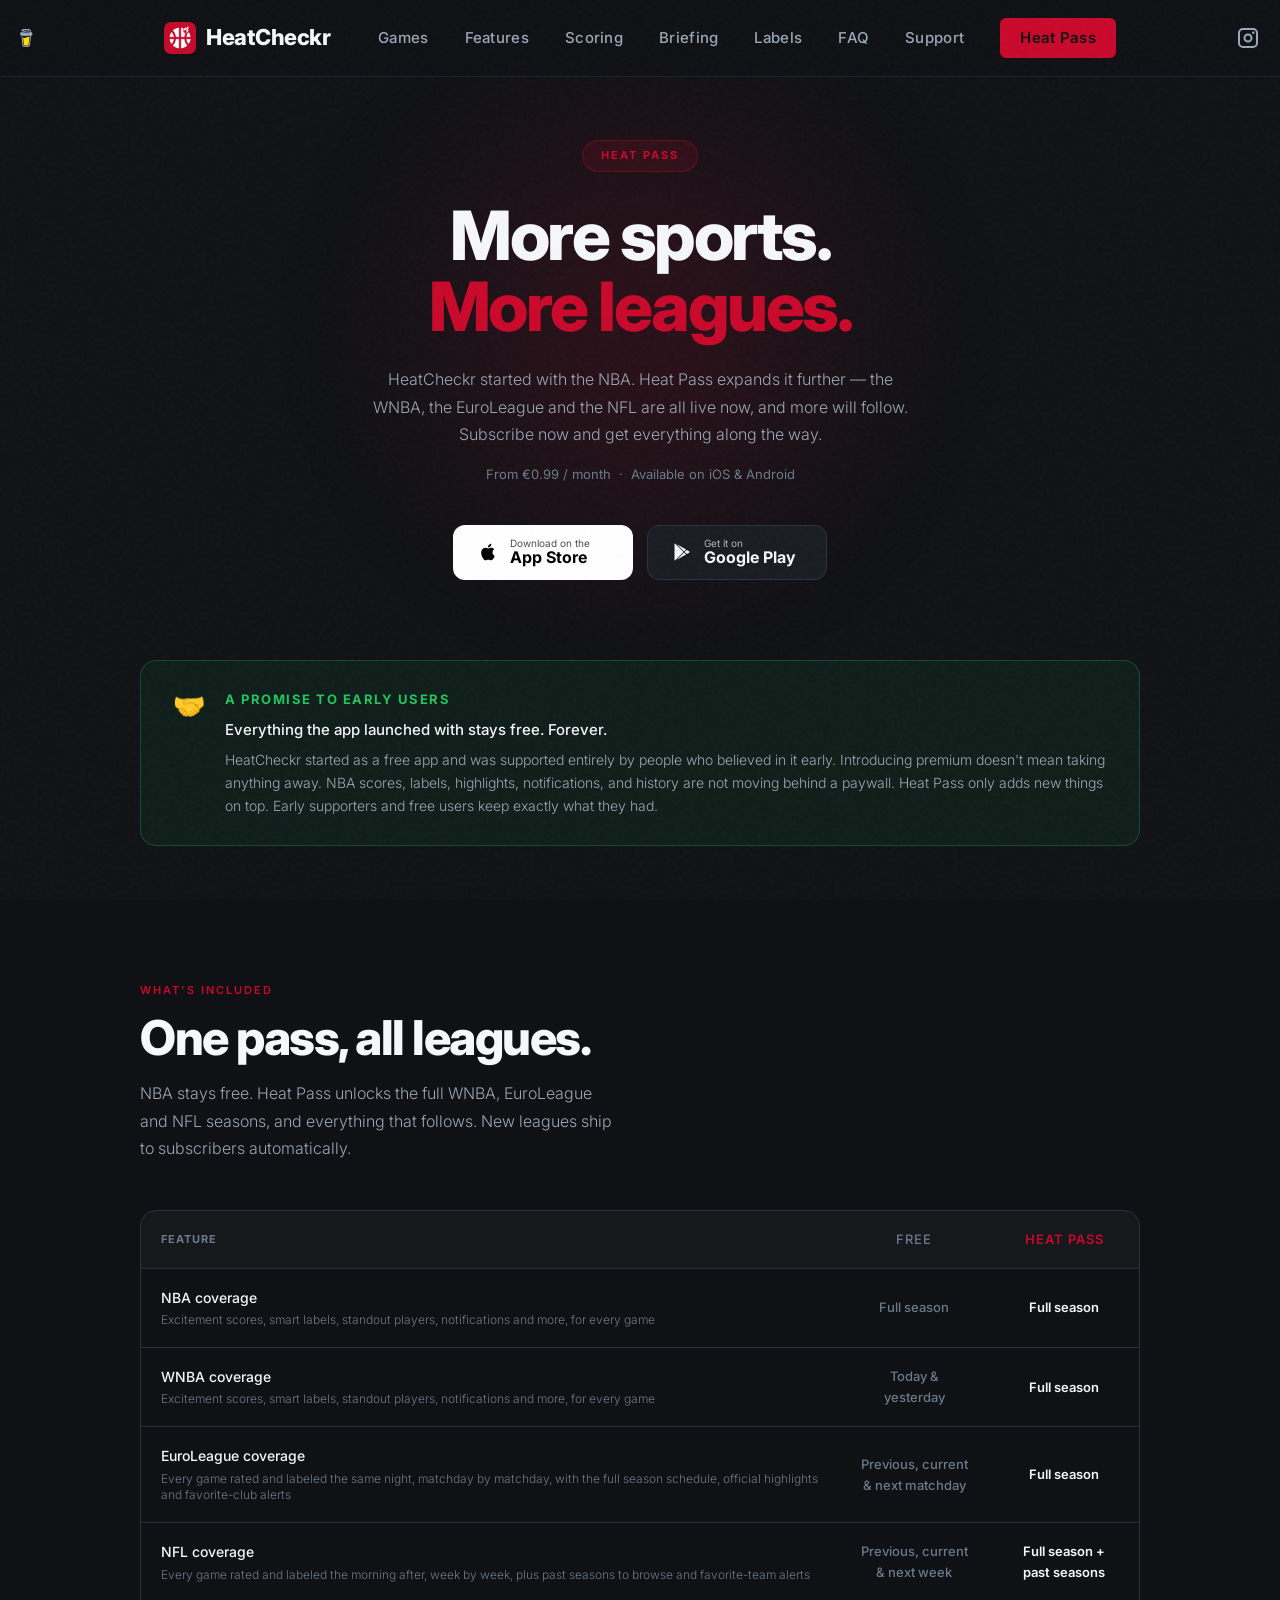
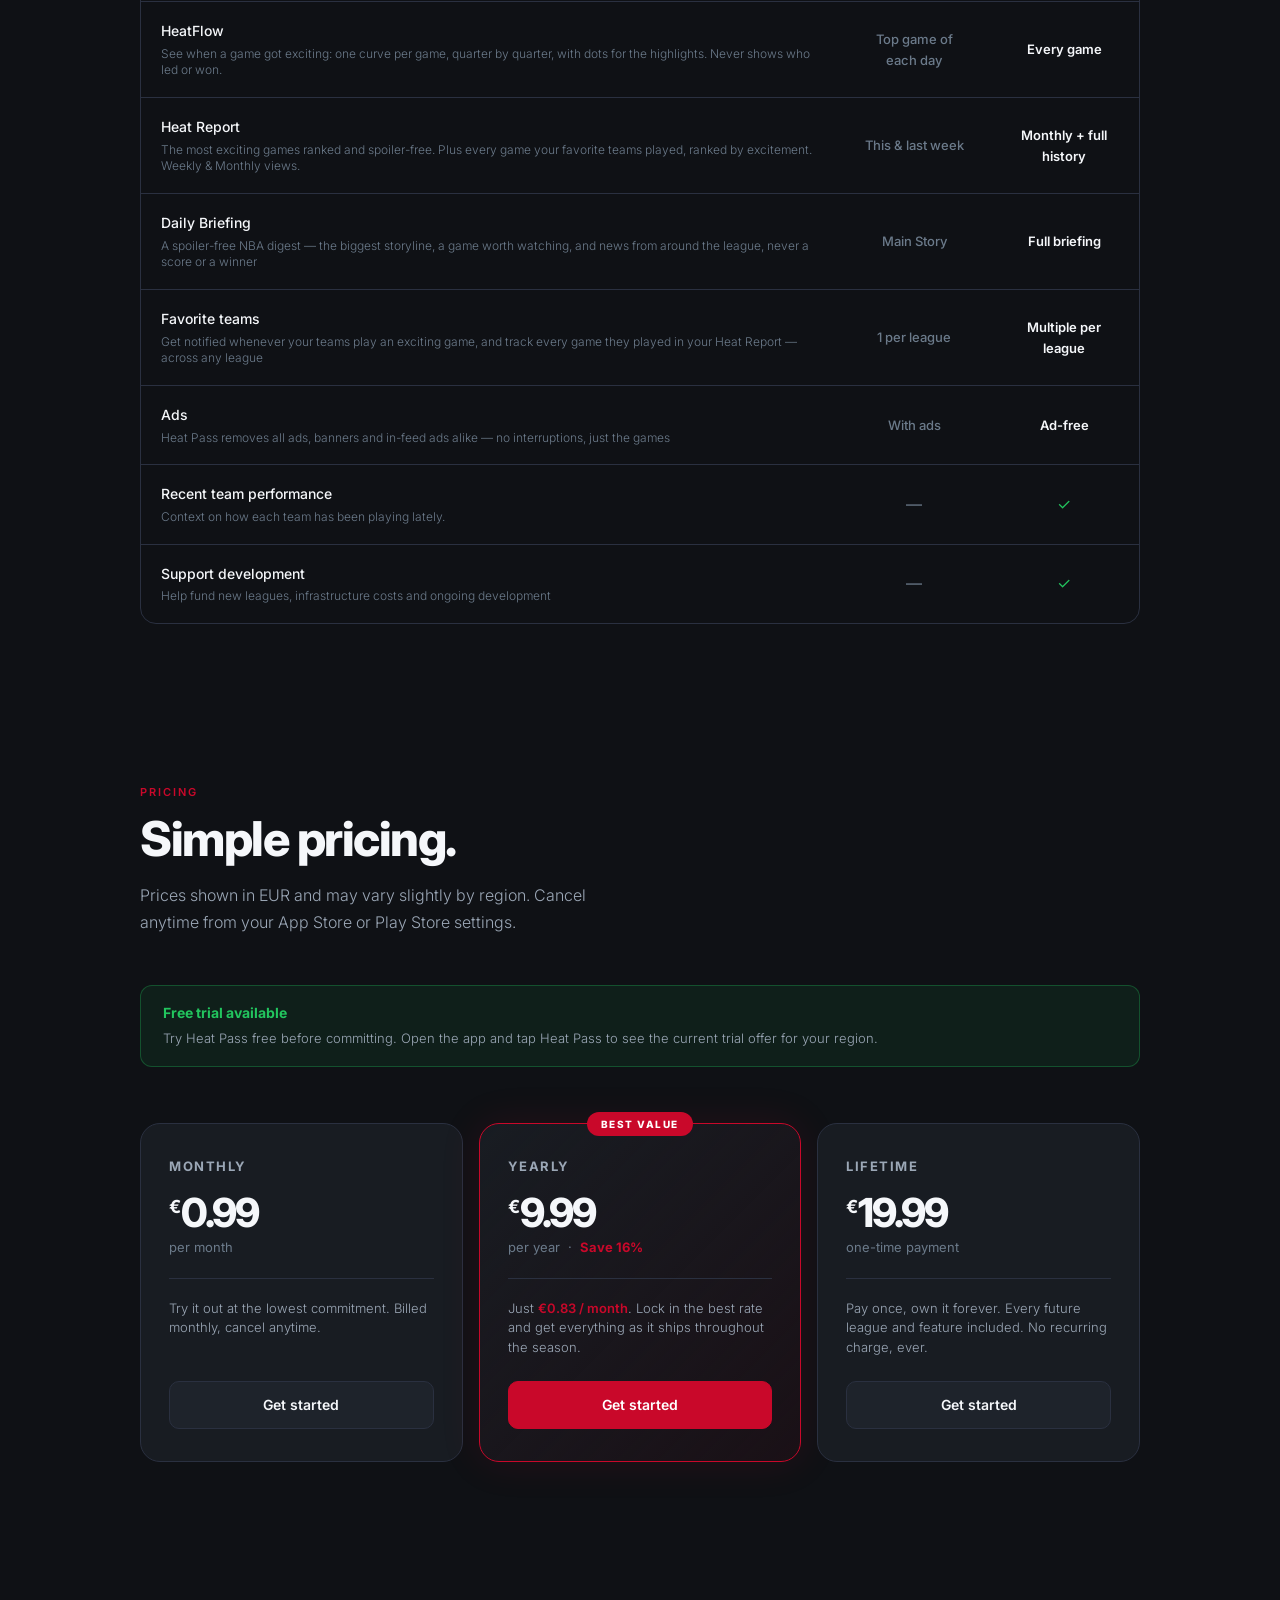
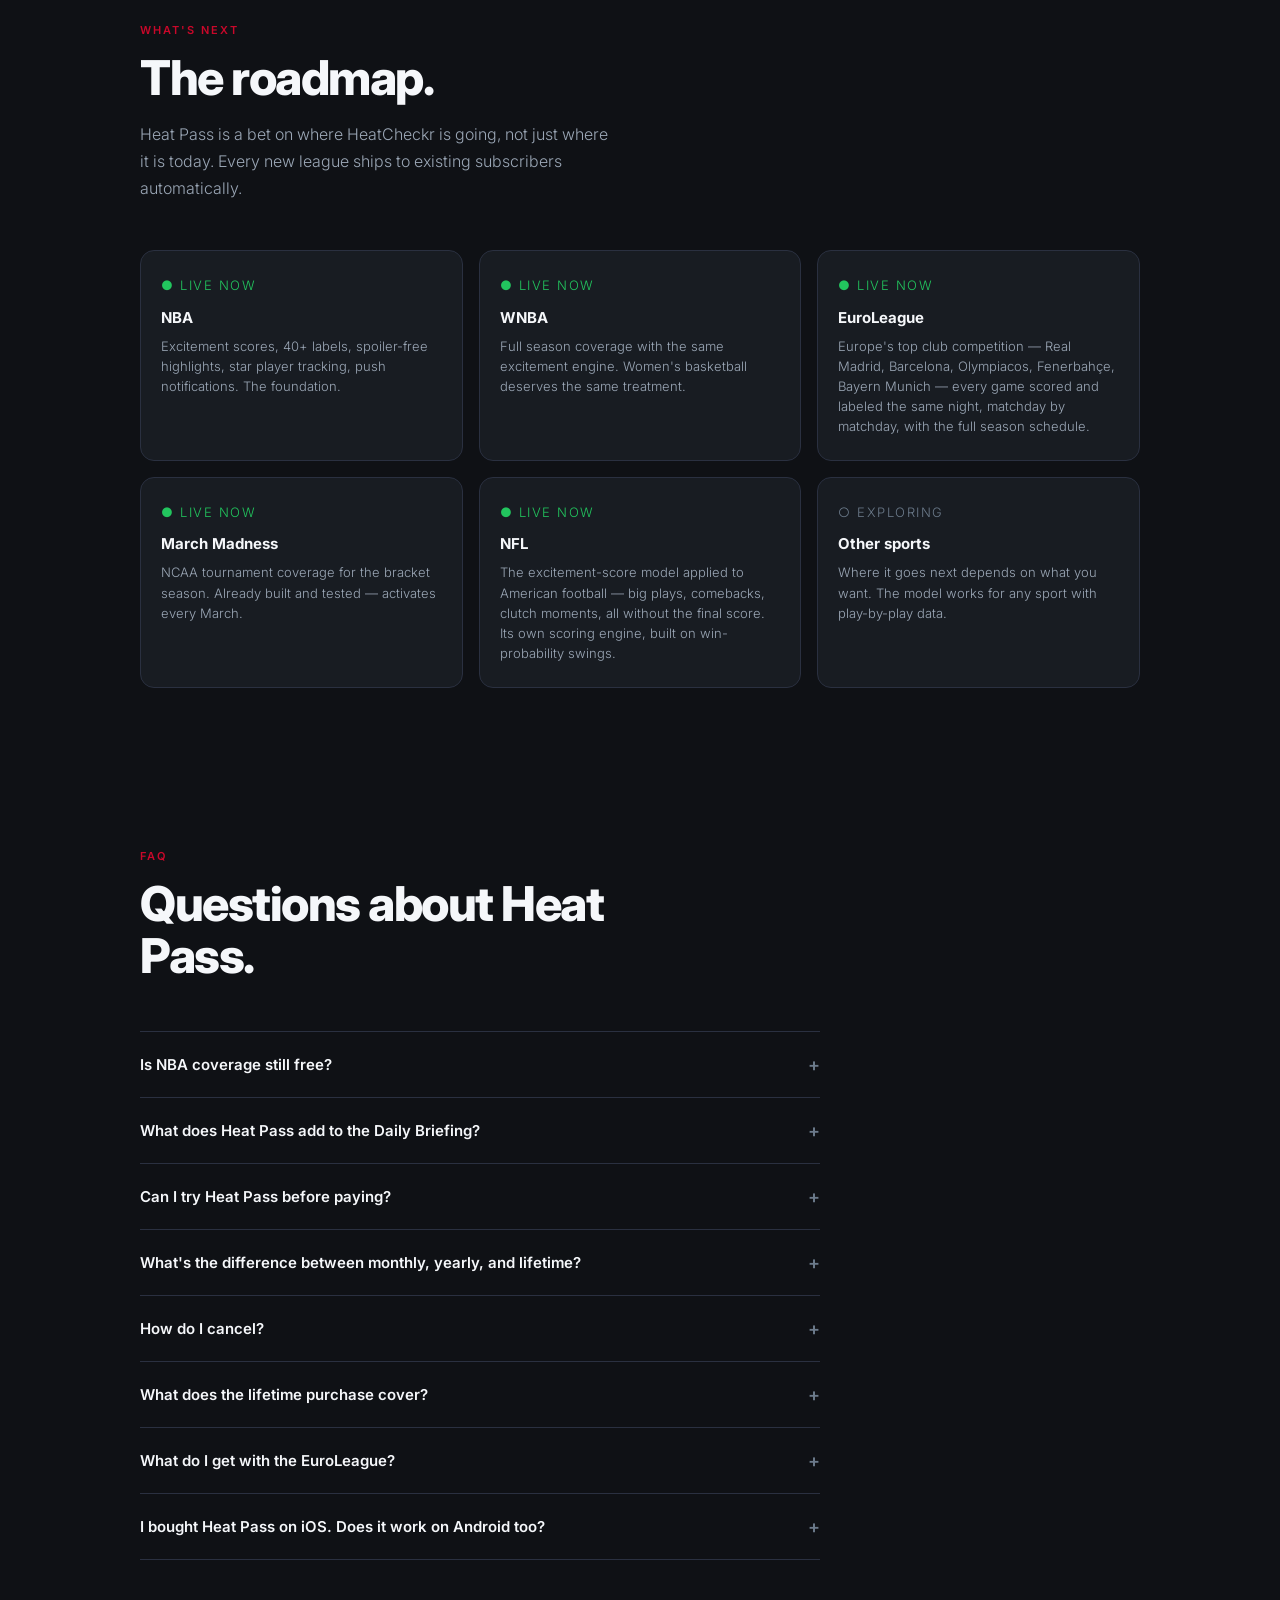
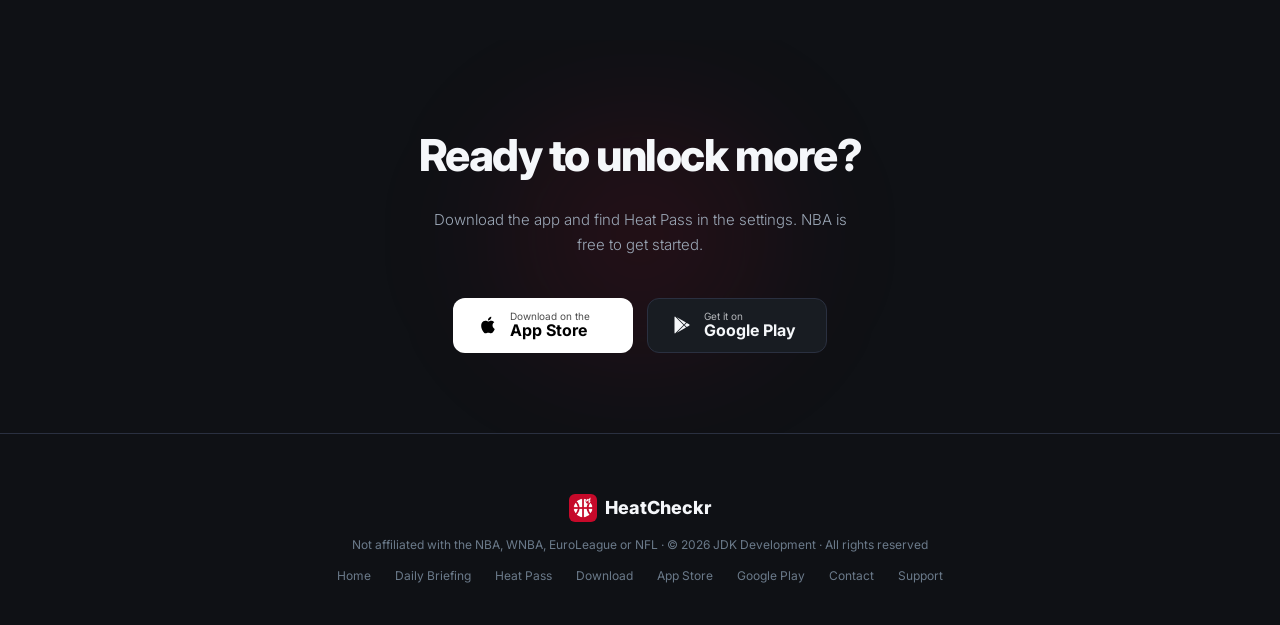
<file: heatpass/index.html>
<!DOCTYPE html>
<html lang="en">
<head>
<meta charset="UTF-8" />
<meta name="viewport" content="width=device-width, initial-scale=1.0" />

<title>Heat Pass — Premium NBA, WNBA, EuroLeague & NFL | HeatCheckr</title>
<meta name="description" content="Heat Pass unlocks the full WNBA, EuroLeague and NFL seasons, the full Heat Report (Weekly, Monthly & season history), multi-team favorites, an ad-free experience, and more. Support one fan building HeatCheckr for all fans.">
<meta name="keywords" content="heatcheckr premium, heat pass, wnba app, euroleague app, nba spoiler free premium, basketball app subscription">

<meta property="og:type" content="website">
<meta property="og:url" content="https://www.heatcheckr.com/heatpass/">
<meta property="og:title" content="Heat Pass — Premium Basketball Coverage | HeatCheckr">
<meta property="og:description" content="Unlock more leagues, full season history and an ad-free experience.">
<meta property="og:image" content="https://www.heatcheckr.com/images/icon.png">

<meta property="twitter:card" content="summary_large_image">
<meta property="twitter:url" content="https://www.heatcheckr.com/heatpass/">
<meta property="twitter:title" content="Heat Pass — Premium Basketball Coverage | HeatCheckr">
<meta property="twitter:description" content="Unlock the full WNBA, EuroLeague and NFL seasons, full season history and an ad-free experience.">
<meta property="twitter:image" content="https://www.heatcheckr.com/images/icon.png">

<link rel="icon" type="image/png" href="/images/icon-192.png">
<link rel="canonical" href="https://www.heatcheckr.com/heatpass/">
<meta name="robots" content="index, follow">
<link rel="apple-touch-icon" sizes="180x180" href="/images/icon-192.png">
<link rel="manifest" href="/site.webmanifest">
<meta name="theme-color" content="#0F1115">

<script type="application/ld+json">
{
  "@context": "https://schema.org",
  "@type": "SoftwareApplication",
  "name": "HeatCheckr Heat Pass",
  "applicationCategory": "SportsApplication",
  "operatingSystem": "iOS, Android",
  "image": [
    "https://www.heatcheckr.com/images/icon.png",
    "https://www.heatcheckr.com/images/Image01.png",
    "https://www.heatcheckr.com/images/Image02.png"
  ],
  "screenshot": [
    "https://www.heatcheckr.com/images/Image01.png",
    "https://www.heatcheckr.com/images/Image02.png"
  ],
  "description": "Premium subscription for HeatCheckr. Unlocks the full WNBA, EuroLeague and NFL seasons, the full Heat Report (Weekly, Monthly and season history) with favorite-team tracking, multi-team favorites, and an ad-free experience.",
  "author": { "@type": "Organization", "name": "HeatCheckr" },
  "publisher": { "@type": "Organization", "name": "HeatCheckr", "url": "https://www.heatcheckr.com" },
  "url": "https://www.heatcheckr.com/heatpass/",
  "isPartOf": { "@type": "SoftwareApplication", "name": "HeatCheckr", "url": "https://www.heatcheckr.com" },
  "offers": [
    { "@type": "Offer", "name": "Monthly", "price": "0.99", "priceCurrency": "EUR", "category": "subscription", "availability": "https://schema.org/InStock", "url": "https://www.heatcheckr.com/heatpass/" },
    { "@type": "Offer", "name": "Yearly", "price": "9.99", "priceCurrency": "EUR", "category": "subscription", "availability": "https://schema.org/InStock", "url": "https://www.heatcheckr.com/heatpass/" },
    { "@type": "Offer", "name": "Lifetime", "price": "19.99", "priceCurrency": "EUR", "category": "one-time purchase", "availability": "https://schema.org/InStock", "url": "https://www.heatcheckr.com/heatpass/" }
  ]
}
</script>

<link rel="preconnect" href="https://fonts.googleapis.com" />
<link rel="preconnect" href="https://fonts.gstatic.com" crossorigin />
<link href="https://fonts.googleapis.com/css2?family=Inter:wght@300;400;500;600;700;800&display=swap" rel="stylesheet" />
<link rel="stylesheet" href="/style.css" />

<style>
  /* ── Heat Pass page-specific styles ── */

  /* Hero override — tighter top padding for sub-page */
  .hp-hero {
    min-height: auto;
    padding: 140px 24px 80px;
    position: relative;
    overflow: hidden;
    text-align: center;
  }
  .hp-hero-glow {
    position: absolute;
    width: 600px; height: 600px;
    border-radius: 50%;
    background: radial-gradient(circle, rgba(201,8,42,0.18) 0%, transparent 70%);
    top: 50%; left: 50%;
    transform: translate(-50%, -50%);
    pointer-events: none;
    filter: blur(60px);
  }
  .hp-eyebrow {
    display: inline-flex; align-items: center; gap: 8px;
    background: rgba(201,8,42,0.12);
    border: 1px solid rgba(201,8,42,0.35);
    border-radius: 100px;
    padding: 6px 18px;
    font-size: 11px;
    font-weight: 700;
    color: var(--accent);
    letter-spacing: 2px;
    text-transform: uppercase;
    margin-bottom: 28px;
  }
  .hp-hero h1 {
    font-family: var(--font-display);
    font-size: clamp(40px, 7vw, 68px);
    font-weight: 800;
    letter-spacing: -2.5px;
    line-height: 1.05;
    color: var(--text);
    max-width: 680px;
    margin: 0 auto;
  }
  .hp-hero h1 .accent { color: var(--accent); }
  .hp-hero-sub {
    margin: 24px auto 0;
    font-size: 16px;
    color: var(--text-mid);
    max-width: 560px;
    font-weight: 300;
    line-height: 1.7;
  }
  .hp-price-hint {
    margin-top: 16px;
    font-size: 13px;
    color: var(--text-dim);
    font-weight: 400;
  }
  .hp-cta-row {
    margin-top: 40px;
    display: flex;
    gap: 14px;
    justify-content: center;
    align-items: center;
    flex-wrap: wrap;
  }
  .hp-cta-row .btn-primary { font-size: 15px; padding: 14px 36px; }

  /* ── Benefit grid ── */
  .benefits-grid {
    display: grid;
    grid-template-columns: repeat(3, 1fr);
    gap: 16px;
    margin-top: 56px;
  }
  .benefit-card {
    background: var(--card);
    border: 1px solid var(--border);
    border-radius: 16px;
    padding: 28px 24px;
    transition: border-color 0.3s, transform 0.3s;
    position: relative;
  }
  .benefit-card:hover { border-color: var(--accent); transform: translateY(-3px); }
  .benefit-card.hp-highlight {
    border-color: rgba(201,8,42,0.4);
    background: linear-gradient(135deg, var(--card) 0%, rgba(201,8,42,0.04) 100%);
  }
  .benefit-card.hp-coming {
    opacity: 0.65;
    border-style: dashed;
  }
  .benefit-card.hp-coming:hover { border-color: var(--border); transform: none; }
  .benefit-icon-wrap {
    width: 44px; height: 44px;
    border-radius: 12px;
    display: flex; align-items: center; justify-content: center;
    font-size: 20px;
    margin-bottom: 16px;
    background: var(--accent-dim);
  }
  .benefit-card.hp-coming .benefit-icon-wrap { background: rgba(255,255,255,0.04); }
  .benefit-card h3 {
    font-family: var(--font-display);
    font-size: 16px;
    font-weight: 700;
    color: var(--text);
    margin-bottom: 6px;
  }
  .benefit-card p {
    color: var(--text-mid);
    font-size: 13px;
    line-height: 1.65;
    font-weight: 300;
  }
  .benefit-badge {
    position: absolute;
    top: -10px; right: 14px;
    background: var(--accent);
    color: #fff;
    font-size: 9px;
    font-weight: 800;
    letter-spacing: 1px;
    text-transform: uppercase;
    padding: 3px 10px;
    border-radius: 100px;
  }
  .benefit-badge.coming-badge {
    background: rgba(255,255,255,0.08);
    color: var(--text-dim);
    border: 1px solid var(--border);
  }
  @media (max-width: 900px) { .benefits-grid { grid-template-columns: repeat(2, 1fr); } }
  @media (max-width: 580px) { .benefits-grid { grid-template-columns: 1fr; } }

  /* ── Pricing ── */
  .pricing-grid {
    display: grid;
    grid-template-columns: repeat(3, 1fr);
    gap: 16px;
    margin-top: 56px;
  }
  .plan-card {
    background: var(--card);
    border: 1.5px solid var(--border);
    border-radius: 20px;
    padding: 32px 28px;
    position: relative;
    transition: border-color 0.3s, transform 0.3s;
    display: flex;
    flex-direction: column;
  }
  .plan-card:hover { border-color: rgba(201,8,42,0.5); transform: translateY(-4px); }
  .plan-card.plan-featured {
    border-color: var(--accent);
    background: linear-gradient(135deg, var(--card) 0%, rgba(201,8,42,0.06) 100%);
    box-shadow: 0 0 40px rgba(201,8,42,0.12);
  }
  .plan-badge {
    position: absolute;
    top: -12px; left: 50%; transform: translateX(-50%);
    background: var(--accent);
    color: #fff;
    font-size: 10px;
    font-weight: 800;
    letter-spacing: 1.5px;
    text-transform: uppercase;
    padding: 4px 14px;
    border-radius: 100px;
    white-space: nowrap;
  }
  .plan-name {
    font-family: var(--font-display);
    font-size: 13px;
    font-weight: 700;
    color: var(--text-mid);
    text-transform: uppercase;
    letter-spacing: 1.5px;
    margin-bottom: 16px;
  }
  .plan-price {
    font-family: var(--font-display);
    font-size: 40px;
    font-weight: 800;
    letter-spacing: -2px;
    color: var(--text);
    line-height: 1;
  }
  .plan-price sup {
    font-size: 18px;
    font-weight: 700;
    letter-spacing: 0;
    vertical-align: super;
    line-height: 0;
  }
  .plan-period {
    font-size: 13px;
    color: var(--text-dim);
    margin-top: 4px;
    font-weight: 400;
  }
  .plan-divider {
    border: none;
    border-top: 1px solid var(--border);
    margin: 20px 0;
  }
  .plan-subtitle {
    font-size: 13px;
    color: var(--text-mid);
    font-weight: 300;
    line-height: 1.5;
    flex: 1;
  }
  .plan-subtitle strong { color: var(--accent); font-weight: 600; }
  .plan-cta {
    display: block;
    margin-top: 24px;
    background: var(--card-hover);
    border: 1px solid var(--border);
    color: var(--text);
    text-align: center;
    padding: 12px;
    border-radius: 10px;
    font-size: 14px;
    font-weight: 600;
    text-decoration: none;
    transition: background 0.2s, border-color 0.2s;
  }
  .plan-card.plan-featured .plan-cta {
    background: var(--accent);
    border-color: var(--accent);
    color: #fff;
  }
  .plan-card.plan-featured .plan-cta:hover { background: #a8061f; }
  .plan-cta:hover { background: var(--border); border-color: #444; }
  .pricing-note {
    text-align: center;
    color: var(--text-dim);
    font-size: 13px;
    margin-top: 20px;
    font-weight: 300;
  }
  @media (max-width: 768px) {
    .pricing-grid { grid-template-columns: 1fr; max-width: 380px; margin-left: auto; margin-right: auto; }
    .plan-card.plan-featured { order: -1; }
  }

  /* ── Free vs Pass comparison ── */
  .compare-table {
    margin-top: 48px;
    border: 1px solid var(--border);
    border-radius: 16px;
    overflow: hidden;
  }
  .compare-row {
    display: grid;
    grid-template-columns: 1fr 150px 150px;
    border-bottom: 1px solid var(--border);
    font-size: 14px;
  }
  .compare-row:last-child { border-bottom: none; }
  .compare-row.compare-header {
    background: rgba(255,255,255,0.03);
    font-size: 11px;
    font-weight: 700;
    letter-spacing: 1px;
    text-transform: uppercase;
    color: var(--text-dim);
  }
  .compare-cell {
    padding: 18px 20px;
    display: flex;
    align-items: center;
  }
  .compare-cell:not(:first-child) { justify-content: center; text-align: center; flex-direction: column; gap: 2px; }
  .compare-cell.feature-name { flex-direction: column; align-items: flex-start; gap: 3px; }
  .compare-cell .cell-title { color: var(--text); font-weight: 500; font-size: 14px; }
  .compare-cell .cell-sub { color: var(--text-dim); font-size: 12px; font-weight: 300; line-height: 1.4; }
  .compare-cell.col-free { color: var(--text-dim); font-size: 13px; font-weight: 500; }
  .compare-cell.col-pass { color: var(--text); font-size: 13px; font-weight: 600; }
  .compare-header .compare-cell:last-child { color: var(--accent); }
  .check { color: #22C55E; font-size: 16px; }
  .cross { color: var(--text-dim); font-size: 16px; }
  @media (max-width: 680px) {
    .compare-row { grid-template-columns: 1fr 110px 110px; }
    .compare-cell { padding: 14px 14px; }
    .compare-cell .cell-sub { display: none; }
  }
  @media (max-width: 480px) {
    .compare-table { display: none; }
  }

  /* ── Free trial banner ── */
  .trial-banner {
    display: flex;
    align-items: center;
    gap: 14px;
    background: rgba(34,197,94,0.08);
    border: 1px solid rgba(34,197,94,0.3);
    border-radius: 12px;
    padding: 16px 22px;
    margin-top: 48px;
    margin-bottom: 36px;
  }
  .trial-banner-text strong { color: #22C55E; font-size: 14px; font-weight: 700; display: block; margin-bottom: 2px; }
  .trial-banner-text span { color: var(--text-mid); font-size: 13px; font-weight: 300; }

  /* ── Letter from dev ── */
  .hp-letter {
    max-width: 780px;
    margin: 56px auto 0;
    background: linear-gradient(135deg, var(--card) 0%, #1E1D1A 100%);
    border: 1px solid rgba(201,168,87,0.3);
    border-radius: 24px;
    padding: 48px 56px;
    display: flex;
    gap: 32px;
    align-items: flex-start;
    box-shadow: 0 20px 60px rgba(0,0,0,0.25);
  }
  .hp-letter-avatar {
    flex-shrink: 0;
    width: 64px; height: 64px;
    border-radius: 16px;
    background: rgba(201,8,42,0.12);
    border: 1px solid rgba(201,8,42,0.3);
    display: flex; align-items: center; justify-content: center;
    font-size: 28px;
  }
  .hp-letter-body { flex: 1; min-width: 0; }
  .hp-letter-body p {
    color: var(--text-mid);
    font-size: 15px;
    line-height: 1.8;
    font-weight: 300;
    margin-bottom: 16px;
  }
  .hp-letter-body p:last-child { margin-bottom: 0; }
  .hp-letter-body strong { color: var(--text); font-weight: 600; }
  .hp-letter-greeting {
    color: var(--text) !important;
    font-size: 17px !important;
    font-weight: 500 !important;
  }
  .hp-letter-sign {
    margin-top: 24px !important;
    color: var(--amber) !important;
    font-weight: 500 !important;
    font-style: italic;
  }
  @media (max-width: 768px) {
    .hp-letter { flex-direction: column; padding: 36px 28px; gap: 20px; }
    .hp-letter-avatar { width: 52px; height: 52px; font-size: 22px; }
  }

  /* ── FAQ ── */
  .hp-faq { max-width: 680px; margin-top: 48px; }

  /* ── Roadmap teaser ── */
  .roadmap-grid {
    display: grid;
    grid-template-columns: repeat(3, 1fr);
    gap: 16px;
    margin-top: 48px;
  }
  .roadmap-item {
    background: var(--card);
    border: 1px solid var(--border);
    border-radius: 14px;
    padding: 24px 20px;
    transition: border-color 0.3s;
  }
  .roadmap-item:hover { border-color: rgba(201,168,87,0.4); }
  .roadmap-status {
    font-size: 10px;
    font-weight: 700;
    letter-spacing: 1.5px;
    text-transform: uppercase;
    margin-bottom: 10px;
  }
  .roadmap-item .status-live { color: #22C55E; }
  .roadmap-item .status-soon { color: #F97316; }
  .roadmap-item .status-later { color: var(--text-dim); }
  .roadmap-item h4 {
    font-family: var(--font-display);
    font-size: 15px;
    font-weight: 700;
    color: var(--text);
    margin-bottom: 6px;
  }
  .roadmap-item p { color: var(--text-mid); font-size: 13px; line-height: 1.55; font-weight: 300; }
  @media (max-width: 768px) { .roadmap-grid { grid-template-columns: 1fr; } }

  /* ── Bottom CTA ── */
  .hp-bottom-cta {
    text-align: center;
    padding: 80px 24px;
    position: relative;
    overflow: hidden;
  }
  .hp-bottom-glow {
    position: absolute;
    width: 500px; height: 300px;
    border-radius: 50%;
    background: radial-gradient(circle, rgba(201,8,42,0.14) 0%, transparent 70%);
    top: 50%; left: 50%;
    transform: translate(-50%, -50%);
    pointer-events: none;
    filter: blur(50px);
  }
  .hp-bottom-cta h2 {
    font-family: var(--font-display);
    font-size: clamp(28px, 5vw, 44px);
    font-weight: 800;
    letter-spacing: -1.5px;
    color: var(--text);
    margin-bottom: 16px;
    position: relative;
  }
  .hp-bottom-cta p {
    color: var(--text-mid);
    font-size: 15px;
    max-width: 440px;
    margin: 0 auto 36px;
    font-weight: 300;
    line-height: 1.7;
    position: relative;
  }
  .hp-bottom-cta .hp-cta-row { position: relative; }
</style>
</head>
<body>

<!-- Nav -->
<nav>
  <a href="/" class="nav-logo">
    <img src="/images/icon-192.png" alt="HeatCheckr" class="nav-icon" />
    HeatCheckr
  </a>
  <div class="nav-links">
    <a href="/#games">Games</a>
    <a href="/#features">Features</a>
    <a href="/#how">Scoring</a>
    <a href="/briefing/">Briefing</a>
    <a href="/#labels">Labels</a>
    <a href="/#faq">FAQ</a>
    <a href="/#support">Support</a>
    <a href="/heatpass/" class="nav-cta">Heat Pass</a>
  </div>
  <a href="https://buymeacoffee.com/jdkdevelopment" target="_blank" rel="noopener noreferrer" class="nav-bmc-link" aria-label="Support on Buy Me a Coffee">
    <svg viewBox="0 0 29 40" fill="none" xmlns="http://www.w3.org/2000/svg">
      <path d="M14.7801 18.4828C13.3434 19.0979 11.7129 19.7953 9.59965 19.7953C8.71562 19.7935 7.8359 19.6723 6.98438 19.4348L8.44591 34.4403C8.49765 35.0675 8.78336 35.6523 9.24633 36.0786C9.70929 36.5048 10.3156 36.7414 10.945 36.7413C10.945 36.7413 13.0173 36.8489 13.7087 36.8489C14.453 36.8489 16.6846 36.7413 16.6846 36.7413C17.3138 36.7413 17.92 36.5046 18.3828 36.0784C18.8457 35.6521 19.1313 35.0674 19.1831 34.4403L20.7485 17.8586C20.0489 17.6197 19.3429 17.4609 18.547 17.4609C17.1705 17.4604 16.0614 17.9345 14.7801 18.4828Z" fill="#FFDD00"/>
      <path d="M27.508 10.6911L27.2879 9.58098C27.0904 8.58492 26.6421 7.64375 25.6197 7.28374C25.292 7.16858 24.9201 7.11908 24.6688 6.88069C24.4175 6.6423 24.3433 6.27207 24.2852 5.92875C24.1775 5.29861 24.0764 4.66793 23.966 4.03887C23.8708 3.49806 23.7955 2.89052 23.5474 2.39437C23.2245 1.72817 22.5546 1.33857 21.8884 1.08081C21.547 0.953382 21.1986 0.845582 20.8449 0.757941C19.1805 0.318833 17.4306 0.157397 15.7183 0.0653782C13.663 -0.0480303 11.6023 -0.0138619 9.55192 0.167621C8.0258 0.306456 6.41843 0.474351 4.96819 1.00225C4.43814 1.19543 3.89195 1.42736 3.4889 1.83687C2.99436 2.34002 2.83293 3.11814 3.19401 3.74559C3.45069 4.19116 3.88549 4.50596 4.34666 4.71421C4.94736 4.98254 5.5747 5.18673 6.21825 5.32337C8.0102 5.71942 9.86618 5.87494 11.6969 5.94113C13.7259 6.02302 15.7583 5.95665 17.7776 5.74256C18.277 5.68767 18.7755 5.62184 19.2731 5.54507C19.8591 5.4552 20.2352 4.68892 20.0625 4.1551C19.8559 3.51689 19.3005 3.26935 18.6725 3.36568C18.58 3.38021 18.488 3.39366 18.3954 3.40711L18.3287 3.4168C18.1159 3.44371 17.9032 3.46882 17.6905 3.49214C17.251 3.53949 16.8105 3.57824 16.3688 3.60837C15.3798 3.67725 14.388 3.709 13.3968 3.71061C12.4228 3.71061 11.4483 3.68317 10.4764 3.61913C10.033 3.59007 9.59066 3.55312 9.1494 3.50828C8.94868 3.48729 8.7485 3.46523 8.54832 3.44048L8.35782 3.41626L8.31639 3.41034L8.1189 3.38182C7.71531 3.32101 7.31172 3.25106 6.91243 3.16657C6.87214 3.15763 6.8361 3.13522 6.81027 3.10303C6.78444 3.07084 6.77036 3.0308 6.77036 2.98953C6.77036 2.94826 6.78444 2.90822 6.81027 2.87603C6.8361 2.84384 6.87214 2.82143 6.91243 2.81249H6.91996C7.26598 2.73877 7.61468 2.67581 7.96446 2.62092C8.08105 2.60262 8.198 2.58468 8.31531 2.56711H8.31854C8.53756 2.55258 8.75765 2.51329 8.97559 2.48746C10.8717 2.29023 12.7792 2.22299 14.6845 2.28621C15.6096 2.31311 16.534 2.36746 17.4548 2.4611C17.6528 2.48154 17.8498 2.50307 18.0467 2.52729C18.122 2.53643 18.1979 2.54719 18.2738 2.55634L18.4266 2.57841C18.8722 2.64477 19.3154 2.72531 19.7563 2.82002C20.4096 2.96209 21.2485 3.00837 21.5391 3.72407C21.6317 3.95115 21.6736 4.20353 21.7248 4.44192L21.7899 4.74596C21.9476 5.48014 22.1016 6.19763 22.2559 6.91513C22.2459 7.12912 22.2243 7.17943 22.1932 7.22382C22.1621 7.2682 22.1221 7.3057 22.0759 7.33397C22.0297 7.36224 21.9781 7.38068 21.9244 7.38814H21.9201L21.8259 7.40105L21.7328 7.41343C21.438 7.45182 21.1427 7.48769 20.8471 7.52105C20.2648 7.58742 19.6817 7.64482 19.0977 7.69325C17.9371 7.78976 16.7742 7.85308 15.609 7.88321C15.0153 7.899 14.4217 7.90635 13.8284 7.90527C11.4666 7.90341 9.10678 7.76614 6.76068 7.49415C5.9987 7.3989 5.85556 7.37953 5.78668 7.36984C5.62524 7.34724 5.46381 7.32374 5.30237 7.29935C4.76048 7.21809 4.22182 7.118 3.68101 7.03029C3.02719 6.92266 2.40189 6.97648 1.8105 7.29935C1.32505 7.56499 0.932149 7.97235 0.684209 8.46707C0.429139 8.99443 0.353264 9.56861 0.239182 10.1353C0.125101 10.7019 -0.0524802 11.3116 0.014785 11.8933C0.15954 13.1487 1.03722 14.169 2.29965 14.3972C3.48729 14.6124 4.68138 14.7868 5.8787 14.9353C10.582 15.5113 15.3337 15.5802 20.0517 15.1409C20.436 15.105 20.8196 15.0659 21.2028 15.0235C21.3225 15.0104 21.4436 15.0242 21.5572 15.0639C21.6709 15.1036 21.7742 15.1682 21.8596 15.2531C21.9451 15.3379 22.0105 15.4407 22.051 15.5541C22.0915 15.6675 22.1062 15.7885 22.0939 15.9082L21.9745 17.0695C21.7337 19.4161 21.493 21.7624 21.2523 24.1087C21.0012 26.5725 20.7484 29.0362 20.4941 31.4998C20.4223 32.1936 20.3506 32.8872 20.2788 33.5807C20.21 34.2636 20.2003 34.968 20.0706 35.6428C19.8661 36.7039 19.1477 37.3556 18.0994 37.594C17.1391 37.8125 16.158 37.9273 15.1731 37.9362C14.0813 37.9422 12.99 37.8937 11.8981 37.8996C10.7326 37.9061 9.30492 37.7985 8.40518 36.931C7.61468 36.169 7.50544 34.976 7.39782 33.9444C7.25432 32.5787 7.11207 31.2131 6.97109 29.8477L6.18005 22.2554L5.66829 17.3429C5.58166 16.5136 5.16676 15.94 4.51295 15.9696C3.9533 15.9943 3.31724 16.47 3.38289 17.0996L3.76227 20.7416L4.54685 28.2753C4.77035 30.4153 4.99331 32.5556 5.21573 34.6962C5.25878 35.1063 5.29914 35.5174 5.34434 35.9274C5.59026 38.1682 7.30149 39.3757 9.42061 39.7158C10.6583 39.9149 11.9261 39.9558 13.1821 39.9762C14.7921 40.0021 16.4183 40.064 18.002 39.7723C20.3488 39.3418 22.1095 37.7748 22.3608 35.3441C22.4326 34.6424 22.5043 33.9405 22.5761 33.2384C22.8146 30.9166 23.0529 28.5946 23.2907 26.2724L24.0688 18.6849L24.4256 15.2076C24.4434 15.0352 24.5162 14.873 24.6333 14.7452C24.7503 14.6174 24.9055 14.5306 25.0757 14.4978C25.7467 14.367 26.3881 14.1437 26.8654 13.633C27.6253 12.8199 27.7765 11.7598 27.508 10.6911Z" fill="currentColor"/>
    </svg>
  </a>
  <a href="https://www.instagram.com/heatcheckrapp/" target="_blank" rel="noopener noreferrer" class="nav-social-link" aria-label="HeatCheckr on Instagram">
    <svg viewBox="0 0 24 24" xmlns="http://www.w3.org/2000/svg"><path fill-rule="evenodd" d="M7 2h10a5 5 0 0 1 5 5v10a5 5 0 0 1-5 5H7a5 5 0 0 1-5-5V7a5 5 0 0 1 5-5zm0 2a3 3 0 0 0-3 3v10a3 3 0 0 0 3 3h10a3 3 0 0 0 3-3V7a3 3 0 0 0-3-3H7zm5 3.5a4.5 4.5 0 1 1 0 9 4.5 4.5 0 0 1 0-9zm0 2a2.5 2.5 0 1 0 0 5 2.5 2.5 0 0 0 0-5zM17.25 5.5a1.25 1.25 0 1 1 0 2.5 1.25 1.25 0 0 1 0-2.5z"/></svg>
  </a>
</nav>

<!-- Hero -->
<section class="hp-hero">
  <div class="hp-hero-glow"></div>
  <div class="hp-eyebrow reveal">Heat Pass</div>
  <h1 class="reveal">More sports.<br/><span class="accent">More leagues.</span></h1>
  <p class="hp-hero-sub reveal">HeatCheckr started with the NBA. Heat Pass expands it further — the WNBA, the EuroLeague and the NFL are all live now, and more will follow. Subscribe now and get everything along the way.</p>
  <p class="hp-price-hint reveal">From €0.99 / month &nbsp;·&nbsp; Available on iOS & Android</p>
  <div class="hp-cta-row reveal">
    <a href="https://apps.apple.com/app/heatcheckr/id6757223698" target="_blank" rel="noopener noreferrer" class="btn-store btn-apple">
      <svg width="20" height="20" viewBox="0 0 24 24" fill="currentColor"><path d="M18.71 19.5c-.83 1.24-1.71 2.45-3.05 2.47-1.34.03-1.77-.79-3.29-.79-1.53 0-2 .77-3.27.82-1.31.05-2.3-1.32-3.14-2.53C4.25 17 2.94 12.45 4.7 9.39c.87-1.52 2.43-2.48 4.12-2.51 1.28-.02 2.5.87 3.29.87.78 0 2.26-1.07 3.8-.91.65.03 2.47.26 3.64 1.98-.09.06-2.17 1.28-2.15 3.81.03 3.02 2.65 4.03 2.68 4.04-.03.07-.42 1.44-1.38 2.83M13 3.5c.73-.83 1.94-1.46 2.94-1.5.13 1.17-.34 2.35-1.04 3.19-.69.85-1.83 1.51-2.95 1.42-.15-1.15.41-2.35 1.05-3.11z"/></svg>
      <div class="store-text">
        <span class="store-sub">Download on the</span>
        <span class="store-name">App Store</span>
      </div>
    </a>
    <a href="https://play.google.com/store/apps/details?id=com.jdkdevelopment.heatcheck&pcampaignid=web_share" target="_blank" rel="noopener noreferrer" class="btn-store btn-google">
      <svg width="20" height="20" viewBox="0 0 24 24" fill="currentColor"><path d="M3.609 1.814L13.792 12 3.61 22.186a.996.996 0 0 1-.61-.92V2.734a1 1 0 0 1 .609-.92zm10.89 10.893l2.302 2.302-10.937 6.333 8.635-8.635zm3.199-3.198l2.807 1.626a1 1 0 0 1 0 1.73l-2.808 1.626L15.206 12l2.492-2.491zM5.864 2.658L16.8 8.99l-2.302 2.302-8.634-8.634z"/></svg>
      <div class="store-text">
        <span class="store-sub">Get it on</span>
        <span class="store-name">Google Play</span>
      </div>
    </a>
  </div>
</section>

<!-- Early adopter promise strip -->
<div style="padding: 0 24px 56px;">
  <div style="max-width:1000px; margin:0 auto; background:rgba(34,197,94,0.07); border:1px solid rgba(34,197,94,0.25); border-radius:16px; padding:28px 32px; display:flex; align-items:flex-start; gap:20px;" class="reveal">
    <span style="font-size:26px; flex-shrink:0; line-height:1.2;">🤝</span>
    <div>
      <p style="color:#22C55E; font-size:13px; font-weight:700; letter-spacing:1.5px; text-transform:uppercase; margin-bottom:8px;">A promise to early users</p>
      <p style="color:var(--text); font-size:15px; font-weight:500; margin-bottom:6px;">Everything the app launched with stays free. Forever.</p>
      <p style="color:var(--text-mid); font-size:14px; font-weight:300; line-height:1.65; margin:0;">HeatCheckr started as a free app and was supported entirely by people who believed in it early. Introducing premium doesn't mean taking anything away. NBA scores, labels, highlights, notifications, and history are not moving behind a paywall. Heat Pass only adds new things on top. Early supporters and free users keep exactly what they had.</p>
    </div>
  </div>
</div>

<!-- What's included + comparison -->
<section id="features">
  <div class="section-inner">
    <div class="reveal">
      <p class="section-label">What's included</p>
      <h2 class="section-title">One pass, all leagues.</h2>
      <p class="section-desc">NBA stays free. Heat Pass unlocks the full WNBA, EuroLeague and NFL seasons, and everything that follows. New leagues ship to subscribers automatically.</p>
    </div>

    <div class="compare-table reveal">
      <div class="compare-row compare-header">
        <div class="compare-cell">Feature</div>
        <div class="compare-cell col-free">Free</div>
        <div class="compare-cell col-pass">Heat Pass</div>
      </div>
      <div class="compare-row">
        <div class="compare-cell feature-name">
          <span class="cell-title">NBA coverage</span>
          <span class="cell-sub">Excitement scores, smart labels, standout players, notifications and more, for every game</span>
        </div>
        <div class="compare-cell col-free">Full season</div>
        <div class="compare-cell col-pass">Full season</div>
      </div>
      <div class="compare-row">
        <div class="compare-cell feature-name">
          <span class="cell-title">WNBA coverage</span>
          <span class="cell-sub">Excitement scores, smart labels, standout players, notifications and more, for every game</span>
        </div>
        <div class="compare-cell col-free">Today &amp; yesterday</div>
        <div class="compare-cell col-pass">Full season</div>
      </div>
      <div class="compare-row">
        <div class="compare-cell feature-name">
          <span class="cell-title">EuroLeague coverage</span>
          <span class="cell-sub">Every game rated and labeled the same night, matchday by matchday, with the full season schedule, official highlights and favorite-club alerts</span>
        </div>
        <div class="compare-cell col-free">Previous, current &amp; next matchday</div>
        <div class="compare-cell col-pass">Full season</div>
      </div>
      <div class="compare-row">
        <div class="compare-cell feature-name">
          <span class="cell-title">NFL coverage</span>
          <span class="cell-sub">Every game rated and labeled the morning after, week by week, plus past seasons to browse and favorite-team alerts</span>
        </div>
        <div class="compare-cell col-free">Previous, current &amp; next week</div>
        <div class="compare-cell col-pass">Full season + past seasons</div>
      </div>
      <div class="compare-row">
        <div class="compare-cell feature-name">
          <span class="cell-title">HeatFlow</span>
          <span class="cell-sub">See when a game got exciting: one curve per game, quarter by quarter, with dots for the highlights. Never shows who led or won.</span>
        </div>
        <div class="compare-cell col-free">Top game of each day</div>
        <div class="compare-cell col-pass">Every game</div>
      </div>
      <div class="compare-row">
        <div class="compare-cell feature-name">
          <span class="cell-title">Heat Report</span>
          <span class="cell-sub">The most exciting games ranked and spoiler-free. Plus every game your favorite teams played, ranked by excitement. Weekly &amp; Monthly views.</span>
        </div>
        <div class="compare-cell col-free">This &amp; last week</div>
        <div class="compare-cell col-pass">Monthly + full history</div>
      </div>
      <div class="compare-row">
        <div class="compare-cell feature-name">
          <span class="cell-title">Daily Briefing</span>
          <span class="cell-sub">A spoiler-free NBA digest — the biggest storyline, a game worth watching, and news from around the league, never a score or a winner</span>
        </div>
        <div class="compare-cell col-free">Main Story</div>
        <div class="compare-cell col-pass">Full briefing</div>
      </div>
      <div class="compare-row">
        <div class="compare-cell feature-name">
          <span class="cell-title">Favorite teams</span>
          <span class="cell-sub">Get notified whenever your teams play an exciting game, and track every game they played in your Heat Report — across any league</span>
        </div>
        <div class="compare-cell col-free">1 per league</div>
        <div class="compare-cell col-pass">Multiple per league</div>
      </div>
      <div class="compare-row">
        <div class="compare-cell feature-name">
          <span class="cell-title">Ads</span>
          <span class="cell-sub">Heat Pass removes all ads, banners and in-feed ads alike — no interruptions, just the games</span>
        </div>
        <div class="compare-cell col-free">With ads</div>
        <div class="compare-cell col-pass">Ad-free</div>
      </div>
      <div class="compare-row">
        <div class="compare-cell feature-name">
          <span class="cell-title">Recent team performance</span>
          <span class="cell-sub">Context on how each team has been playing lately.</span>
        </div>
        <div class="compare-cell"><span class="cross">—</span></div>
        <div class="compare-cell"><span class="check">✓</span></div>
      </div>
      <div class="compare-row">
        <div class="compare-cell feature-name">
          <span class="cell-title">Support development</span>
          <span class="cell-sub">Help fund new leagues, infrastructure costs and ongoing development</span>
        </div>
        <div class="compare-cell"><span class="cross">—</span></div>
        <div class="compare-cell"><span class="check">✓</span></div>
      </div>
    </div>
  </div>
</section>

<!-- Pricing -->
<section id="pricing">
  <div class="section-inner">
    <div class="reveal">
      <p class="section-label">Pricing</p>
      <h2 class="section-title">Simple pricing.</h2>
      <p class="section-desc">Prices shown in EUR and may vary slightly by region. Cancel anytime from your App Store or Play Store settings.</p>
    </div>

    <div class="trial-banner reveal">
      <div class="trial-banner-text">
        <strong>Free trial available</strong>
        <span>Try Heat Pass free before committing. Open the app and tap Heat Pass to see the current trial offer for your region.</span>
      </div>
    </div>

    <div class="pricing-grid">
      <div class="plan-card reveal">
        <p class="plan-name">Monthly</p>
        <div class="plan-price"><sup>€</sup>0.99</div>
        <p class="plan-period">per month</p>
        <hr class="plan-divider" />
        <p class="plan-subtitle">Try it out at the lowest commitment. Billed monthly, cancel anytime.</p>
        <a href="https://apps.apple.com/app/heatcheckr/id6757223698" target="_blank" rel="noopener" class="plan-cta">Get started</a>
      </div>

      <div class="plan-card plan-featured reveal">
        <div class="plan-badge">Best value</div>
        <p class="plan-name">Yearly</p>
        <div class="plan-price"><sup>€</sup>9.99</div>
        <p class="plan-period">per year &nbsp;·&nbsp; <strong style="color:var(--accent)">Save 16%</strong></p>
        <hr class="plan-divider" />
        <p class="plan-subtitle">Just <strong>€0.83 / month</strong>. Lock in the best rate and get everything as it ships throughout the season.</p>
        <a href="https://apps.apple.com/app/heatcheckr/id6757223698" target="_blank" rel="noopener" class="plan-cta">Get started</a>
      </div>

      <div class="plan-card reveal">
        <p class="plan-name">Lifetime</p>
        <div class="plan-price"><sup>€</sup>19.99</div>
        <p class="plan-period">one-time payment</p>
        <hr class="plan-divider" />
        <p class="plan-subtitle">Pay once, own it forever. Every future league and feature included. No recurring charge, ever.</p>
        <a href="https://apps.apple.com/app/heatcheckr/id6757223698" target="_blank" rel="noopener" class="plan-cta">Get started</a>
      </div>
    </div>
  </div>
</section>

<!-- Roadmap -->
<section>
  <div class="section-inner">
    <div class="reveal">
      <p class="section-label">What's next</p>
      <h2 class="section-title">The roadmap.</h2>
      <p class="section-desc">Heat Pass is a bet on where HeatCheckr is going, not just where it is today. Every new league ships to existing subscribers automatically.</p>
    </div>

    <div class="roadmap-grid">
      <div class="roadmap-item reveal">
        <p class="roadmap-status status-live">● Live now</p>
        <h4>NBA</h4>
        <p>Excitement scores, 40+ labels, spoiler-free highlights, star player tracking, push notifications. The foundation.</p>
      </div>
      <div class="roadmap-item reveal">
        <p class="roadmap-status status-live">● Live now</p>
        <h4>WNBA</h4>
        <p>Full season coverage with the same excitement engine. Women's basketball deserves the same treatment.</p>
      </div>
      <div class="roadmap-item reveal">
        <p class="roadmap-status status-live">● Live now</p>
        <h4>EuroLeague</h4>
        <p>Europe's top club competition — Real Madrid, Barcelona, Olympiacos, Fenerbahçe, Bayern Munich — every game scored and labeled the same night, matchday by matchday, with the full season schedule.</p>
      </div>
      <div class="roadmap-item reveal">
        <p class="roadmap-status status-live">● Live now</p>
        <h4>March Madness</h4>
        <p>NCAA tournament coverage for the bracket season. Already built and tested — activates every March.</p>
      </div>
      <div class="roadmap-item reveal">
        <p class="roadmap-status status-live">● Live now</p>
        <h4>NFL</h4>
        <p>The excitement-score model applied to American football — big plays, comebacks, clutch moments, all without the final score. Its own scoring engine, built on win-probability swings.</p>
      </div>
      <div class="roadmap-item reveal">
        <p class="roadmap-status status-later">○ Exploring</p>
        <h4>Other sports</h4>
        <p>Where it goes next depends on what you want. The model works for any sport with play-by-play data.</p>
      </div>
    </div>
  </div>
</section>

<!-- FAQ -->
<section id="faq">
  <div class="section-inner">
    <div class="reveal">
      <p class="section-label">FAQ</p>
      <h2 class="section-title">Questions about Heat Pass.</h2>
    </div>
    <div class="hp-faq faq-list reveal">
      <div class="faq-item">
        <button class="faq-q" onclick="toggleFaq(this)">Is NBA coverage still free? <span class="faq-icon">+</span></button>
        <div class="faq-a">Yes, always. NBA excitement scores, labels, highlights, push notifications — all of it stays free. Heat Pass adds the WNBA, EuroLeague, the full NFL archive, full history, team form, multi-team favorites, and removes ads. Nothing gets taken away from the free tier.</div>
      </div>
      <div class="faq-item">
        <button class="faq-q" onclick="toggleFaq(this)">What does Heat Pass add to the Daily Briefing? <span class="faq-icon">+</span></button>
        <div class="faq-a">The Daily Briefing is a spoiler-free NBA digest. The Main Story is free for everyone. Heat Pass unlocks the full briefing — Watch Today, Coming Up Tonight, news from around the league, and the Stat of the Day — so you get the complete picture every day, and through the off-season too. Always spoiler-free: never a score or a winner.</div>
      </div>
      <div class="faq-item">
        <button class="faq-q" onclick="toggleFaq(this)">Can I try Heat Pass before paying? <span class="faq-icon">+</span></button>
        <div class="faq-a">A free trial may be available depending on your region and platform. Open the app and tap "Heat Pass" to see the current offer. Apple and Google manage trial availability based on whether you've previously subscribed.</div>
      </div>
      <div class="faq-item">
        <button class="faq-q" onclick="toggleFaq(this)">What's the difference between monthly, yearly, and lifetime? <span class="faq-icon">+</span></button>
        <div class="faq-a">Monthly (€0.99) is billed every month — lowest commitment. Yearly (€9.99) works out to €0.83/month and saves 16% — best value if you plan to keep it. Lifetime (€19.99) is a one-time payment with no further charges and includes every future league that ships to Heat Pass.</div>
      </div>
      <div class="faq-item">
        <button class="faq-q" onclick="toggleFaq(this)">How do I cancel? <span class="faq-icon">+</span></button>
        <div class="faq-a">Cancellations are handled directly through Apple App Store or Google Play — not through HeatCheckr. On iOS: Settings → Apple ID → Subscriptions. On Android: Play Store → Profile → Payments & subscriptions. You keep access until the end of the current billing period.</div>
      </div>
      <div class="faq-item">
        <button class="faq-q" onclick="toggleFaq(this)">What does the lifetime purchase cover? <span class="faq-icon">+</span></button>
        <div class="faq-a">The lifetime purchase gives you Heat Pass access for as long as the app exists. All future leagues that ship to Heat Pass are included automatically — you don't need to pay again. It's a bet on HeatCheckr's future, and I intend to justify it.</div>
      </div>
      <div class="faq-item">
        <button class="faq-q" onclick="toggleFaq(this)">What do I get with the EuroLeague? <span class="faq-icon">+</span></button>
        <div class="faq-a">The EuroLeague is live for the 2026–27 season. Every game gets an excitement score and smart labels, calibrated for the 40-minute European game and ready the same night. You browse matchday by matchday, see the whole season schedule with tip-off times in your time zone, open official EuroLeague highlights, and can get alerts for your favorite club. Free includes the previous, current and next matchday; Heat Pass unlocks every matchday of the season plus the full EuroLeague Heat Report history.</div>
      </div>
      <div class="faq-item">
        <button class="faq-q" onclick="toggleFaq(this)">I bought Heat Pass on iOS. Does it work on Android too? <span class="faq-icon">+</span></button>
        <div class="faq-a">Unfortunately, App Store and Google Play subscriptions are separate — a purchase on one platform doesn't carry over to the other. This is a platform limitation that we can't work around.</div>
      </div>
    </div>
  </div>
</section>

<!-- Bottom CTA -->
<div class="hp-bottom-cta">
  <div class="hp-bottom-glow"></div>
  <h2 class="reveal">Ready to unlock more?</h2>
  <p class="reveal">Download the app and find Heat Pass in the settings. NBA is free to get started.</p>
  <div class="hp-cta-row reveal">
    <a href="https://apps.apple.com/app/heatcheckr/id6757223698" class="btn-store btn-apple" target="_blank" rel="noopener noreferrer">
      <svg width="20" height="20" viewBox="0 0 24 24" fill="currentColor"><path d="M18.71 19.5c-.83 1.24-1.71 2.45-3.05 2.47-1.34.03-1.77-.79-3.29-.79-1.53 0-2 .77-3.27.82-1.31.05-2.3-1.32-3.14-2.53C4.25 17 2.94 12.45 4.7 9.39c.87-1.52 2.43-2.48 4.12-2.51 1.28-.02 2.5.87 3.29.87.78 0 2.26-1.07 3.8-.91.65.03 2.47.26 3.64 1.98-.09.06-2.17 1.28-2.15 3.81.03 3.02 2.65 4.03 2.68 4.04-.03.07-.42 1.44-1.38 2.83M13 3.5c.73-.83 1.94-1.46 2.94-1.5.13 1.17-.34 2.35-1.04 3.19-.69.85-1.83 1.51-2.95 1.42-.15-1.15.41-2.35 1.05-3.11z"/></svg>
      <div class="store-text">
        <span class="store-sub">Download on the</span>
        <span class="store-name">App Store</span>
      </div>
    </a>
    <a href="https://play.google.com/store/apps/details?id=com.jdkdevelopment.heatcheck" class="btn-store btn-google" target="_blank" rel="noopener noreferrer">
      <svg width="20" height="20" viewBox="0 0 24 24" fill="currentColor"><path d="M3.609 1.814L13.792 12 3.61 22.186a.996.996 0 0 1-.61-.92V2.734a1 1 0 0 1 .609-.92zm10.89 10.893l2.302 2.302-10.937 6.333 8.635-8.635zm3.199-3.198l2.807 1.626a1 1 0 0 1 0 1.73l-2.808 1.626L15.206 12l2.492-2.491zM5.864 2.658L16.8 8.99l-2.302 2.302-8.634-8.634z"/></svg>
      <div class="store-text">
        <span class="store-sub">Get it on</span>
        <span class="store-name">Google Play</span>
      </div>
    </a>
  </div>
</div>

<!-- Footer -->
<footer>
  <div class="footer-logo">
    <img src="/images/icon-192.png" alt="HeatCheckr" class="footer-icon" />
    HeatCheckr
  </div>
  <p>Not affiliated with the NBA, WNBA, EuroLeague or NFL · © 2026 JDK Development · All rights reserved</p>
  <div class="footer-links">
    <a href="/">Home</a>
    <a href="/briefing/">Daily Briefing</a>
    <a href="/heatpass/">Heat Pass</a>
    <a href="/download/">Download</a>
    <a href="https://apps.apple.com/app/heatcheckr/id6757223698">App Store</a>
    <a href="https://play.google.com/store/apps/details?id=com.jdkdevelopment.heatcheck&pcampaignid=web_share">Google Play</a>
    <a href="mailto:heatcheckrapp@gmail.com">Contact</a>
    <a href="https://buymeacoffee.com/jdkdevelopment">Support</a>
  </div>
</footer>

<script>
// ─── Scroll Reveal ───
const reveals = document.querySelectorAll('.reveal');
const observer = new IntersectionObserver((entries) => {
  entries.forEach((entry) => {
    if (entry.isIntersecting) {
      const siblings = entry.target.parentElement.querySelectorAll('.reveal');
      let delay = 0;
      siblings.forEach((s, idx) => { if (s === entry.target) delay = idx * 60; });
      setTimeout(() => entry.target.classList.add('visible'), delay);
      observer.unobserve(entry.target);
    }
  });
}, { threshold: 0.12 });
reveals.forEach(el => observer.observe(el));

// ─── FAQ Toggle ───
function toggleFaq(btn) {
  const item = btn.closest('.faq-item');
  const wasOpen = item.classList.contains('open');
  document.querySelectorAll('.faq-item').forEach(i => i.classList.remove('open'));
  if (!wasOpen) item.classList.add('open');
}
</script>
</body>
</html>
</file>
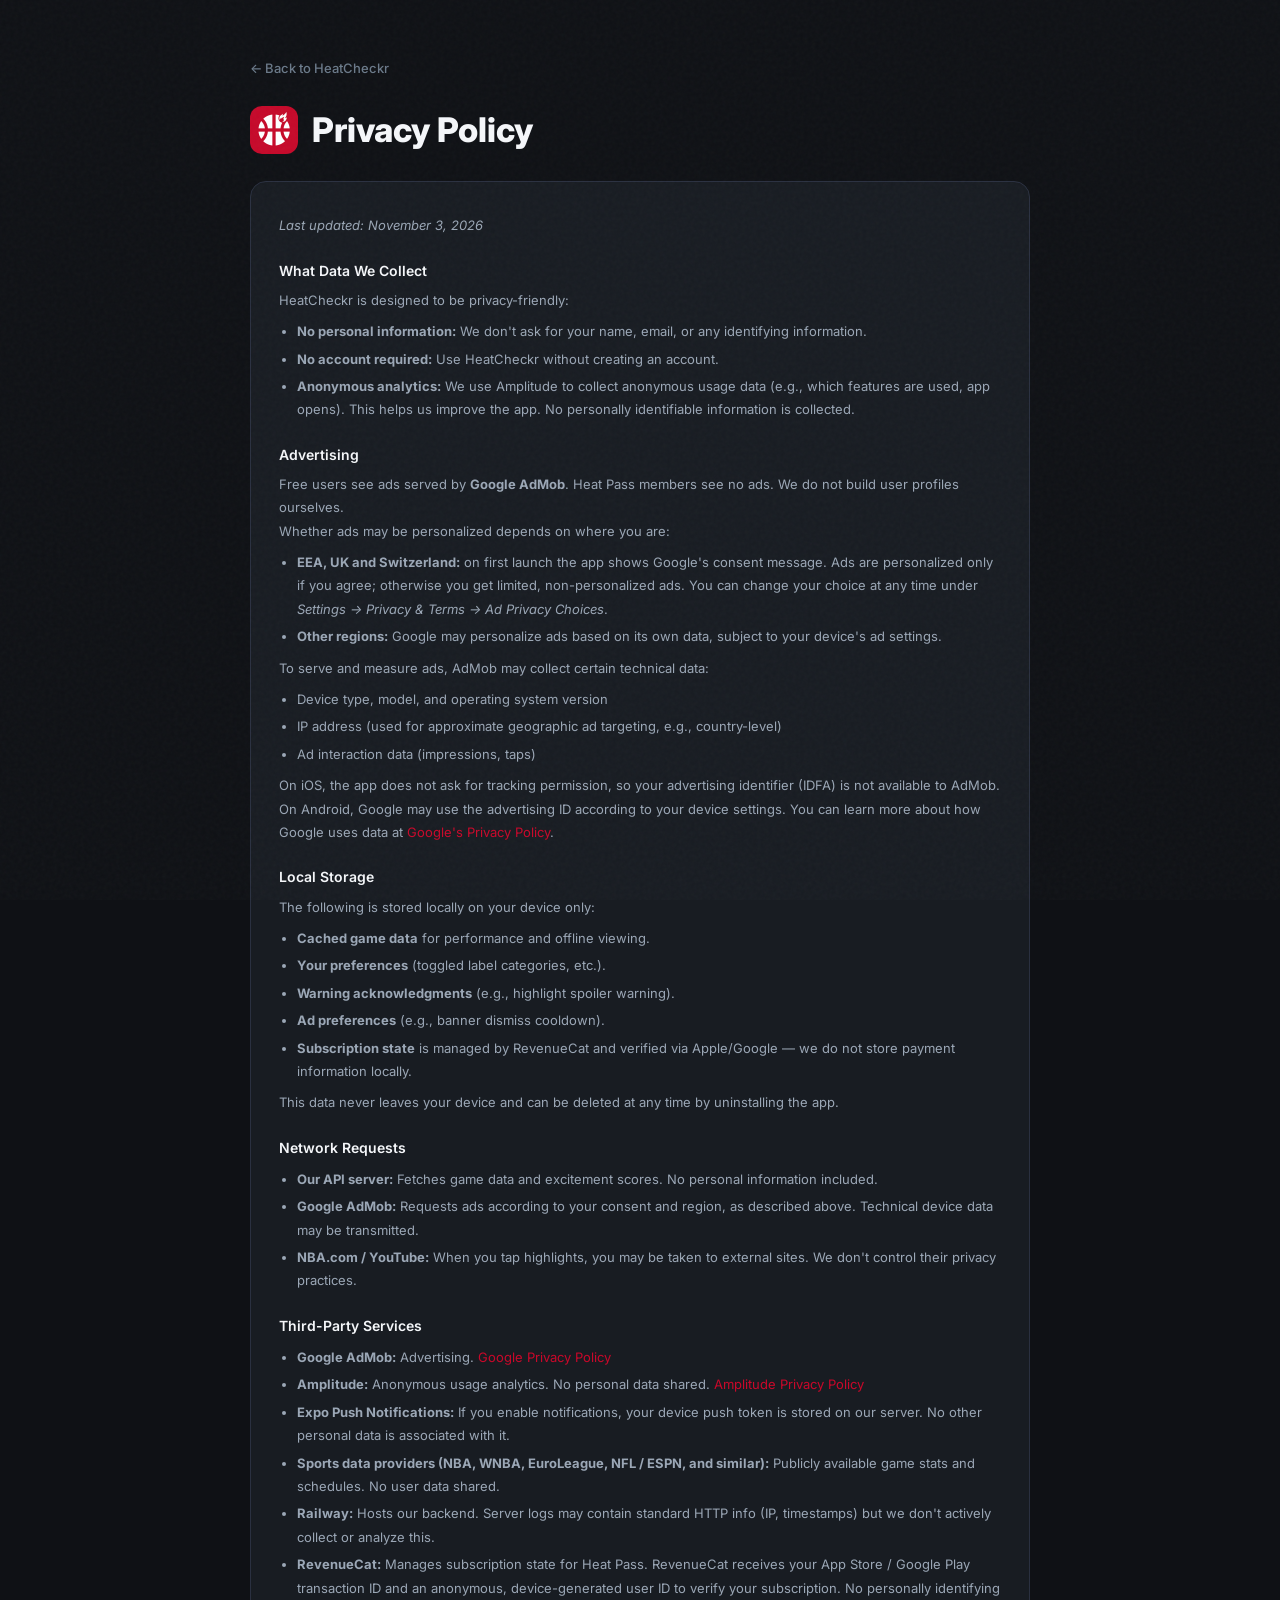
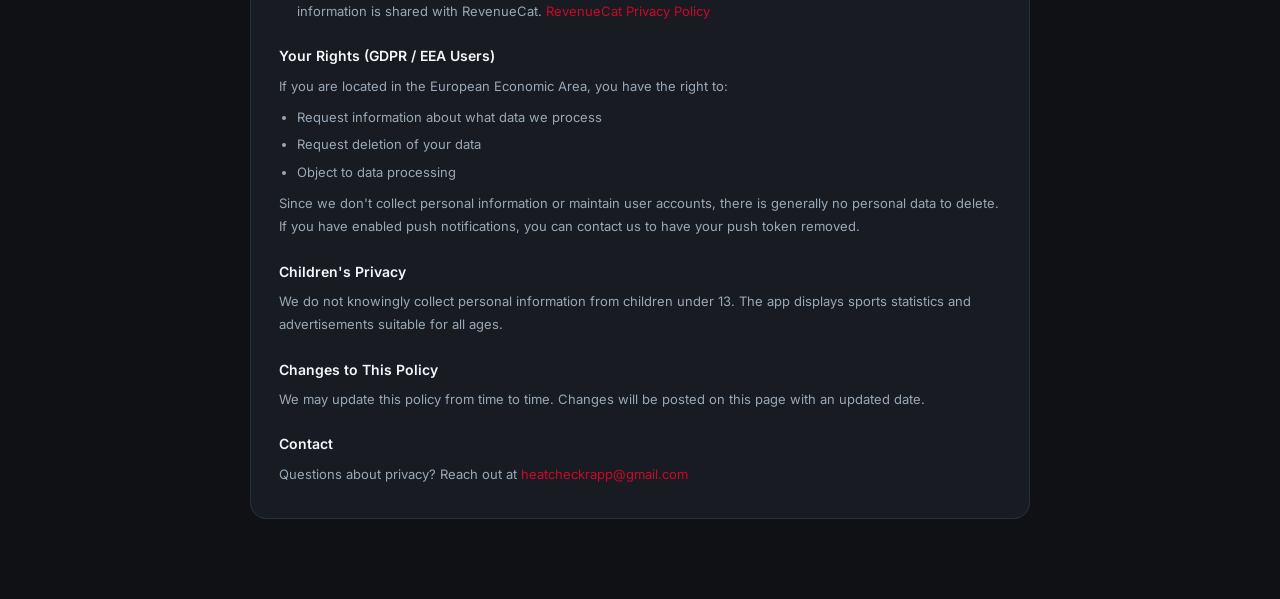
<file: privacy/index.html>
<!DOCTYPE html>
<html lang="en">
<head>
<meta charset="UTF-8" />
<meta name="viewport" content="width=device-width, initial-scale=1.0" />

<title>Privacy Policy — HeatCheckr</title>
<meta name="description" content="HeatCheckr Privacy Policy — what data the app collects (almost none), how ads and analytics work, and your rights. No account, no personal information required.">
<meta name="keywords" content="heatcheckr privacy policy, heatcheckr privacy, nba spoiler free app privacy">

<meta property="og:type" content="website">
<meta property="og:url" content="https://www.heatcheckr.com/privacy/">
<meta property="og:title" content="Privacy Policy — HeatCheckr">
<meta property="og:description" content="What data HeatCheckr collects (almost none), how ads and analytics work, and your rights.">
<meta property="og:image" content="https://www.heatcheckr.com/images/icon.png">

<meta property="twitter:card" content="summary_large_image">
<meta property="twitter:url" content="https://www.heatcheckr.com/privacy/">
<meta property="twitter:title" content="Privacy Policy — HeatCheckr">
<meta property="twitter:description" content="What data HeatCheckr collects (almost none), how ads and analytics work, and your rights.">
<meta property="twitter:image" content="https://www.heatcheckr.com/images/icon.png">

<link rel="canonical" href="https://www.heatcheckr.com/privacy/">
<meta name="robots" content="index, follow">

<link rel="icon" href="/favicon.ico" sizes="any">
<link rel="icon" type="image/png" href="/images/icon-192.png" sizes="32x32">
<link rel="icon" type="image/png" href="/images/icon-192.png" sizes="192x192">
<link rel="apple-touch-icon" sizes="180x180" href="/images/icon-192.png">
<link rel="shortcut icon" href="/favicon.ico">
<link rel="manifest" href="/site.webmanifest">
<meta name="theme-color" content="#0F1115">

<link rel="preconnect" href="https://fonts.googleapis.com" />
<link rel="preconnect" href="https://fonts.gstatic.com" crossorigin />
<link href="https://fonts.googleapis.com/css2?family=Inter:wght@400;500;600;700;800&display=swap" rel="stylesheet" />
<link rel="stylesheet" href="/style.css" />

<style>
  .legal-page {
    max-width: 820px;
    margin: 0 auto;
    padding: 56px 20px 80px;
  }
  .legal-page .legal-back {
    display: inline-flex;
    align-items: center;
    gap: 6px;
    color: var(--text-dim);
    text-decoration: none;
    font-size: 13px;
    font-weight: 500;
    margin-bottom: 24px;
  }
  .legal-page .legal-back:hover { color: var(--accent); }
  .legal-page .legal-head {
    display: flex;
    align-items: center;
    gap: 14px;
    margin-bottom: 8px;
  }
  .legal-page .legal-head img {
    width: 48px;
    height: 48px;
    border-radius: 12px;
  }
  .legal-page h1 {
    font-size: clamp(26px, 5vw, 34px);
    font-weight: 800;
    color: var(--text);
    margin: 0;
  }
  .legal-page .legal-card {
    background: var(--card);
    border: 1px solid var(--border);
    border-radius: 16px;
    margin-top: 24px;
  }
  /* .legal-inner styles are inherited from style.css */
</style>
</head>
<body>

<main class="legal-page">
  <a href="/" class="legal-back">← Back to HeatCheckr</a>

  <div class="legal-head">
    <img src="/images/icon-192.png" alt="HeatCheckr" />
    <h1>Privacy Policy</h1>
  </div>

  <div class="legal-card">
    <div class="legal-inner">
      <p><em>Last updated: November 3, 2026</em></p>
      <h4>What Data We Collect</h4>
      <p>HeatCheckr is designed to be privacy-friendly:</p>
      <ul>
        <li><strong>No personal information:</strong> We don't ask for your name, email, or any identifying information.</li>
        <li><strong>No account required:</strong> Use HeatCheckr without creating an account.</li>
        <li><strong>Anonymous analytics:</strong> We use Amplitude to collect anonymous usage data (e.g., which features are used, app opens). This helps us improve the app. No personally identifiable information is collected.</li>
      </ul>
      <h4>Advertising</h4>
      <p>Free users see ads served by <strong>Google AdMob</strong>. Heat Pass members see no ads. We do not build user profiles ourselves.</p>
      <p>Whether ads may be personalized depends on where you are:</p>
      <ul>
        <li><strong>EEA, UK and Switzerland:</strong> on first launch the app shows Google's consent message. Ads are personalized only if you agree; otherwise you get limited, non-personalized ads. You can change your choice at any time under <em>Settings → Privacy &amp; Terms → Ad Privacy Choices</em>.</li>
        <li><strong>Other regions:</strong> Google may personalize ads based on its own data, subject to your device's ad settings.</li>
      </ul>
      <p>To serve and measure ads, AdMob may collect certain technical data:</p>
      <ul>
        <li>Device type, model, and operating system version</li>
        <li>IP address (used for approximate geographic ad targeting, e.g., country-level)</li>
        <li>Ad interaction data (impressions, taps)</li>
      </ul>
      <p>On iOS, the app does not ask for tracking permission, so your advertising identifier (IDFA) is not available to AdMob. On Android, Google may use the advertising ID according to your device settings. You can learn more about how Google uses data at <a href="https://policies.google.com/privacy" target="_blank" rel="noopener">Google's Privacy Policy</a>.</p>
      <h4>Local Storage</h4>
      <p>The following is stored locally on your device only:</p>
      <ul>
        <li><strong>Cached game data</strong> for performance and offline viewing.</li>
        <li><strong>Your preferences</strong> (toggled label categories, etc.).</li>
        <li><strong>Warning acknowledgments</strong> (e.g., highlight spoiler warning).</li>
        <li><strong>Ad preferences</strong> (e.g., banner dismiss cooldown).</li>
        <li><strong>Subscription state</strong> is managed by RevenueCat and verified via Apple/Google — we do not store payment information locally.</li>
      </ul>
      <p>This data never leaves your device and can be deleted at any time by uninstalling the app.</p>
      <h4>Network Requests</h4>
      <ul>
        <li><strong>Our API server:</strong> Fetches game data and excitement scores. No personal information included.</li>
        <li><strong>Google AdMob:</strong> Requests ads according to your consent and region, as described above. Technical device data may be transmitted.</li>
        <li><strong>NBA.com / YouTube:</strong> When you tap highlights, you may be taken to external sites. We don't control their privacy practices.</li>
      </ul>
      <h4>Third-Party Services</h4>
      <ul>
        <li><strong>Google AdMob:</strong> Advertising. <a href="https://policies.google.com/privacy" target="_blank" rel="noopener">Google Privacy Policy</a></li>
        <li><strong>Amplitude:</strong> Anonymous usage analytics. No personal data shared. <a href="https://amplitude.com/privacy" target="_blank" rel="noopener">Amplitude Privacy Policy</a></li>
        <li><strong>Expo Push Notifications:</strong> If you enable notifications, your device push token is stored on our server. No other personal data is associated with it.</li>
        <li><strong>Sports data providers (NBA, WNBA, EuroLeague, NFL / ESPN, and similar):</strong> Publicly available game stats and schedules. No user data shared.</li>
        <li><strong>Railway:</strong> Hosts our backend. Server logs may contain standard HTTP info (IP, timestamps) but we don't actively collect or analyze this.</li>
        <li><strong>RevenueCat:</strong> Manages subscription state for Heat Pass. RevenueCat receives your App Store / Google Play transaction ID and an anonymous, device-generated user ID to verify your subscription. No personally identifying information is shared with RevenueCat. <a href="https://www.revenuecat.com/privacy" target="_blank" rel="noopener">RevenueCat Privacy Policy</a></li>
      </ul>
      <h4>Your Rights (GDPR / EEA Users)</h4>
      <p>If you are located in the European Economic Area, you have the right to:</p>
      <ul>
        <li>Request information about what data we process</li>
        <li>Request deletion of your data</li>
        <li>Object to data processing</li>
      </ul>
      <p>Since we don't collect personal information or maintain user accounts, there is generally no personal data to delete. If you have enabled push notifications, you can contact us to have your push token removed.</p>
      <h4>Children's Privacy</h4>
      <p>We do not knowingly collect personal information from children under 13. The app displays sports statistics and advertisements suitable for all ages.</p>
      <h4>Changes to This Policy</h4>
      <p>We may update this policy from time to time. Changes will be posted on this page with an updated date.</p>
      <h4>Contact</h4>
      <p>Questions about privacy? Reach out at <a href="mailto:heatcheckrapp@gmail.com">heatcheckrapp@gmail.com</a></p>
    </div>
  </div>
</main>

</body>
</html>
</file>
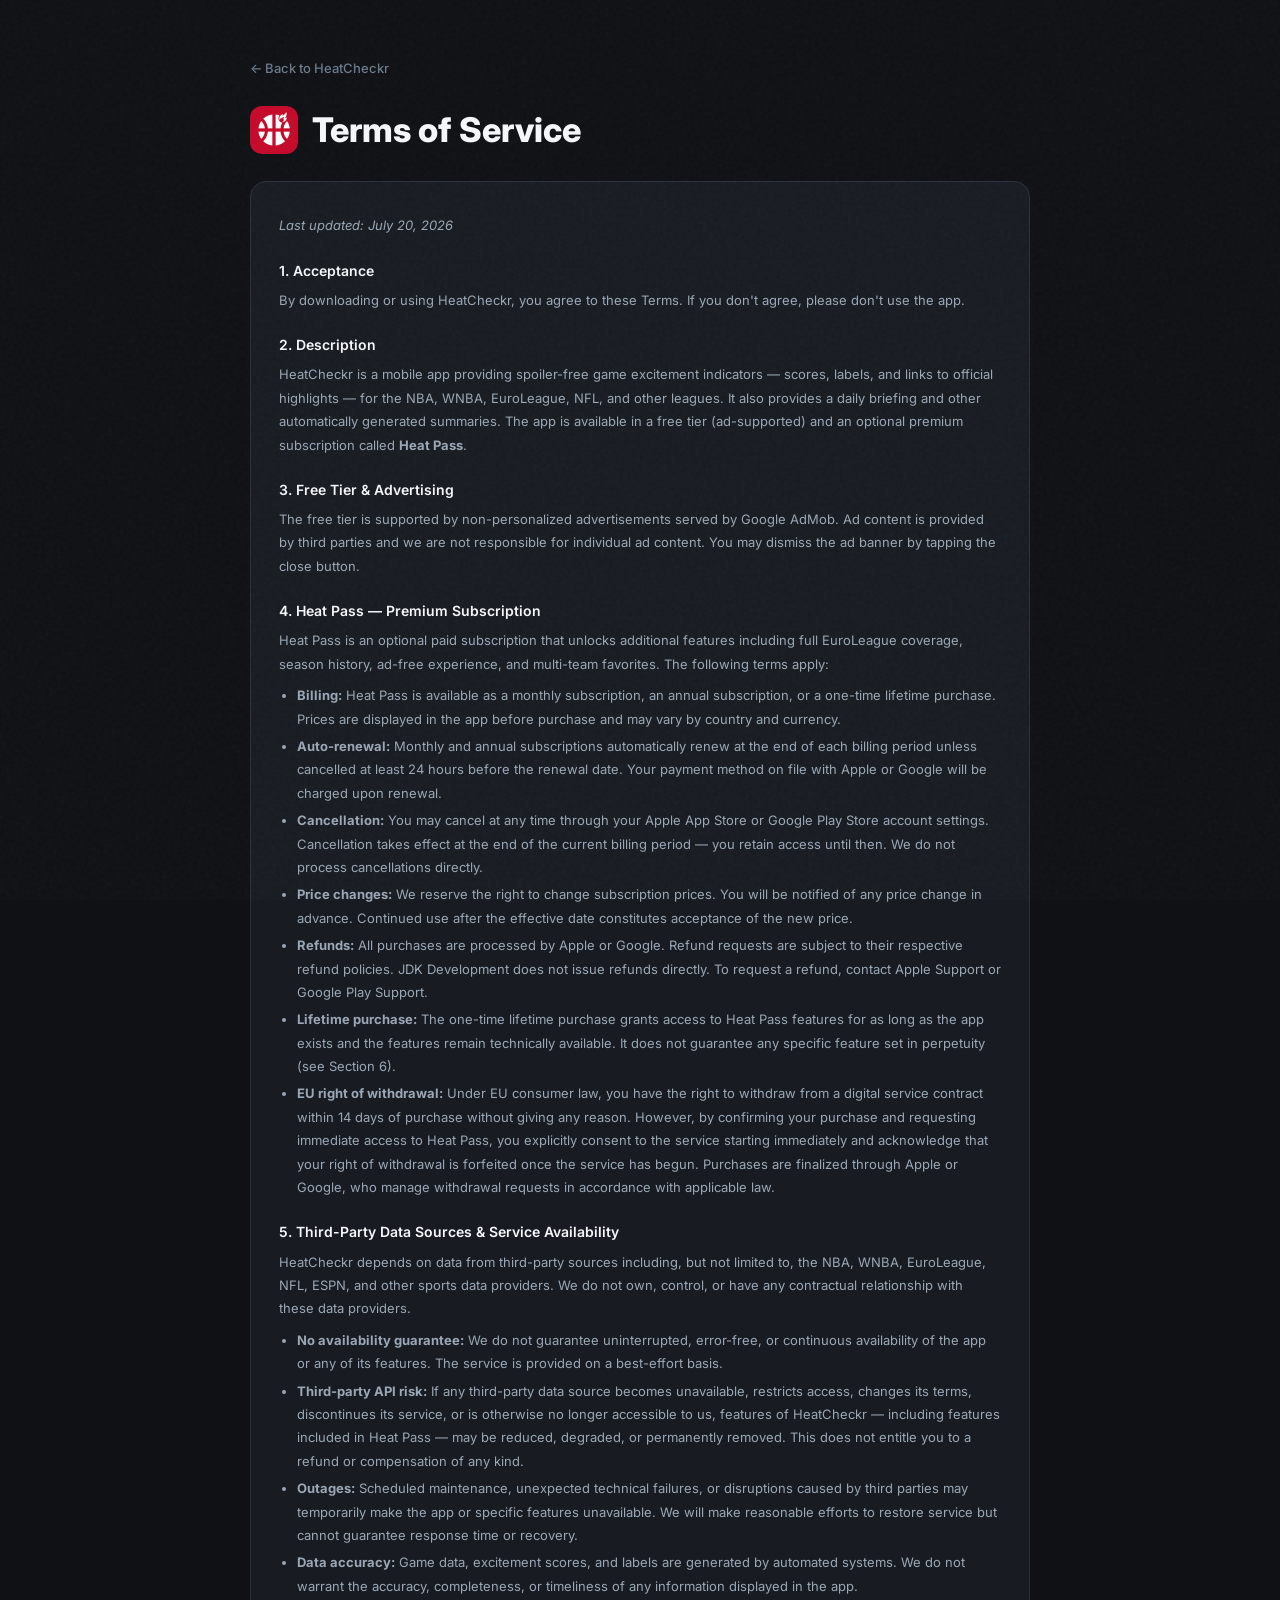
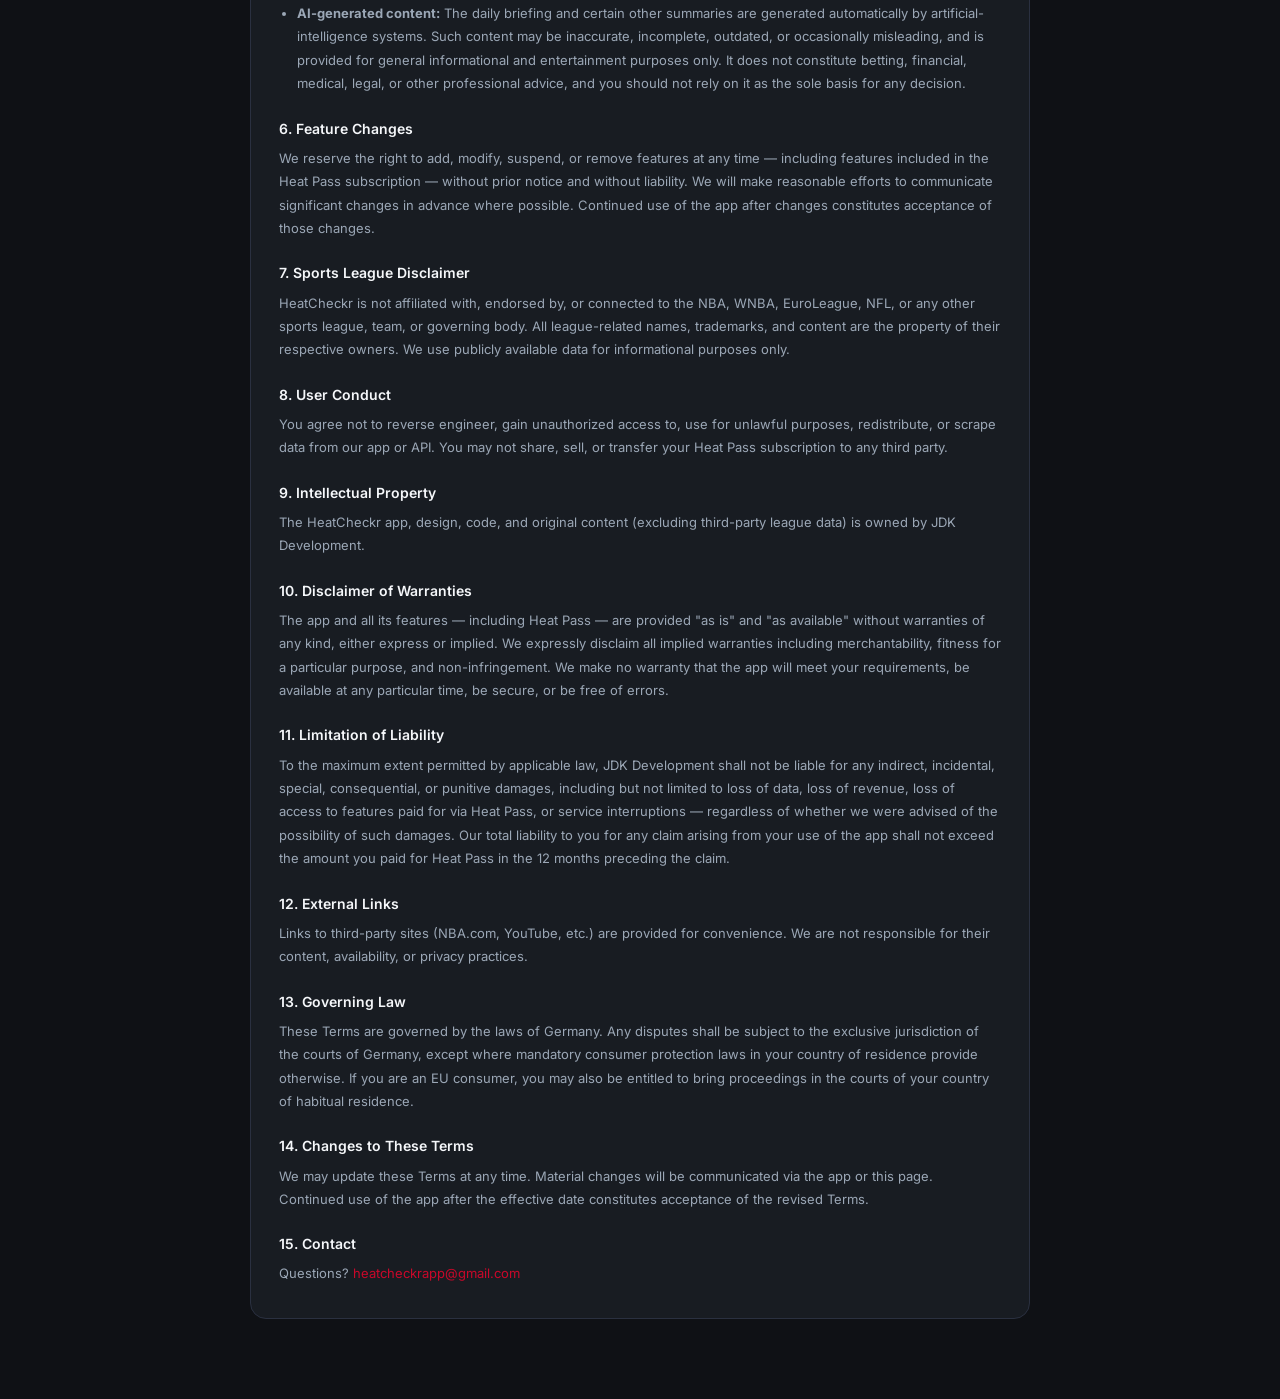
<file: termsofservice/index.html>
<!DOCTYPE html>
<html lang="en">
<head>
<meta charset="UTF-8" />
<meta name="viewport" content="width=device-width, initial-scale=1.0" />

<title>Terms of Service — HeatCheckr</title>
<meta name="description" content="HeatCheckr Terms of Service — the terms that apply to using the HeatCheckr app, the free ad-supported tier, and the Heat Pass premium subscription.">
<meta name="keywords" content="heatcheckr terms of service, heatcheckr terms, heat pass subscription terms">

<meta property="og:type" content="website">
<meta property="og:url" content="https://www.heatcheckr.com/termsofservice/">
<meta property="og:title" content="Terms of Service — HeatCheckr">
<meta property="og:description" content="The terms that apply to using the HeatCheckr app and the Heat Pass premium subscription.">
<meta property="og:image" content="https://www.heatcheckr.com/images/icon.png">

<meta property="twitter:card" content="summary_large_image">
<meta property="twitter:url" content="https://www.heatcheckr.com/termsofservice/">
<meta property="twitter:title" content="Terms of Service — HeatCheckr">
<meta property="twitter:description" content="The terms that apply to using the HeatCheckr app and the Heat Pass premium subscription.">
<meta property="twitter:image" content="https://www.heatcheckr.com/images/icon.png">

<link rel="canonical" href="https://www.heatcheckr.com/termsofservice/">
<meta name="robots" content="index, follow">

<link rel="icon" href="/favicon.ico" sizes="any">
<link rel="icon" type="image/png" href="/images/icon-192.png" sizes="32x32">
<link rel="icon" type="image/png" href="/images/icon-192.png" sizes="192x192">
<link rel="apple-touch-icon" sizes="180x180" href="/images/icon-192.png">
<link rel="shortcut icon" href="/favicon.ico">
<link rel="manifest" href="/site.webmanifest">
<meta name="theme-color" content="#0F1115">

<link rel="preconnect" href="https://fonts.googleapis.com" />
<link rel="preconnect" href="https://fonts.gstatic.com" crossorigin />
<link href="https://fonts.googleapis.com/css2?family=Inter:wght@400;500;600;700;800&display=swap" rel="stylesheet" />
<link rel="stylesheet" href="/style.css" />

<style>
  .legal-page {
    max-width: 820px;
    margin: 0 auto;
    padding: 56px 20px 80px;
  }
  .legal-page .legal-back {
    display: inline-flex;
    align-items: center;
    gap: 6px;
    color: var(--text-dim);
    text-decoration: none;
    font-size: 13px;
    font-weight: 500;
    margin-bottom: 24px;
  }
  .legal-page .legal-back:hover { color: var(--accent); }
  .legal-page .legal-head {
    display: flex;
    align-items: center;
    gap: 14px;
    margin-bottom: 8px;
  }
  .legal-page .legal-head img {
    width: 48px;
    height: 48px;
    border-radius: 12px;
  }
  .legal-page h1 {
    font-size: clamp(26px, 5vw, 34px);
    font-weight: 800;
    color: var(--text);
    margin: 0;
  }
  .legal-page .legal-card {
    background: var(--card);
    border: 1px solid var(--border);
    border-radius: 16px;
    margin-top: 24px;
  }
  /* .legal-inner styles are inherited from style.css */
</style>
</head>
<body>

<main class="legal-page">
  <a href="/" class="legal-back">← Back to HeatCheckr</a>

  <div class="legal-head">
    <img src="/images/icon-192.png" alt="HeatCheckr" />
    <h1>Terms of Service</h1>
  </div>

  <div class="legal-card">
    <div class="legal-inner">
      <p><em>Last updated: July 20, 2026</em></p>
      <h4>1. Acceptance</h4>
      <p>By downloading or using HeatCheckr, you agree to these Terms. If you don't agree, please don't use the app.</p>
      <h4>2. Description</h4>
      <p>HeatCheckr is a mobile app providing spoiler-free game excitement indicators — scores, labels, and links to official highlights — for the NBA, WNBA, EuroLeague, NFL, and other leagues. It also provides a daily briefing and other automatically generated summaries. The app is available in a free tier (ad-supported) and an optional premium subscription called <strong>Heat Pass</strong>.</p>
      <h4>3. Free Tier &amp; Advertising</h4>
      <p>The free tier is supported by non-personalized advertisements served by Google AdMob. Ad content is provided by third parties and we are not responsible for individual ad content. You may dismiss the ad banner by tapping the close button.</p>
      <h4>4. Heat Pass — Premium Subscription</h4>
      <p>Heat Pass is an optional paid subscription that unlocks additional features including full EuroLeague coverage, season history, ad-free experience, and multi-team favorites. The following terms apply:</p>
      <ul>
        <li><strong>Billing:</strong> Heat Pass is available as a monthly subscription, an annual subscription, or a one-time lifetime purchase. Prices are displayed in the app before purchase and may vary by country and currency.</li>
        <li><strong>Auto-renewal:</strong> Monthly and annual subscriptions automatically renew at the end of each billing period unless cancelled at least 24 hours before the renewal date. Your payment method on file with Apple or Google will be charged upon renewal.</li>
        <li><strong>Cancellation:</strong> You may cancel at any time through your Apple App Store or Google Play Store account settings. Cancellation takes effect at the end of the current billing period — you retain access until then. We do not process cancellations directly.</li>
        <li><strong>Price changes:</strong> We reserve the right to change subscription prices. You will be notified of any price change in advance. Continued use after the effective date constitutes acceptance of the new price.</li>
        <li><strong>Refunds:</strong> All purchases are processed by Apple or Google. Refund requests are subject to their respective refund policies. JDK Development does not issue refunds directly. To request a refund, contact Apple Support or Google Play Support.</li>
        <li><strong>Lifetime purchase:</strong> The one-time lifetime purchase grants access to Heat Pass features for as long as the app exists and the features remain technically available. It does not guarantee any specific feature set in perpetuity (see Section 6).</li>
        <li><strong>EU right of withdrawal:</strong> Under EU consumer law, you have the right to withdraw from a digital service contract within 14 days of purchase without giving any reason. However, by confirming your purchase and requesting immediate access to Heat Pass, you explicitly consent to the service starting immediately and acknowledge that your right of withdrawal is forfeited once the service has begun. Purchases are finalized through Apple or Google, who manage withdrawal requests in accordance with applicable law.</li>
      </ul>
      <h4>5. Third-Party Data Sources &amp; Service Availability</h4>
      <p>HeatCheckr depends on data from third-party sources including, but not limited to, the NBA, WNBA, EuroLeague, NFL, ESPN, and other sports data providers. We do not own, control, or have any contractual relationship with these data providers.</p>
      <ul>
        <li><strong>No availability guarantee:</strong> We do not guarantee uninterrupted, error-free, or continuous availability of the app or any of its features. The service is provided on a best-effort basis.</li>
        <li><strong>Third-party API risk:</strong> If any third-party data source becomes unavailable, restricts access, changes its terms, discontinues its service, or is otherwise no longer accessible to us, features of HeatCheckr — including features included in Heat Pass — may be reduced, degraded, or permanently removed. This does not entitle you to a refund or compensation of any kind.</li>
        <li><strong>Outages:</strong> Scheduled maintenance, unexpected technical failures, or disruptions caused by third parties may temporarily make the app or specific features unavailable. We will make reasonable efforts to restore service but cannot guarantee response time or recovery.</li>
        <li><strong>Data accuracy:</strong> Game data, excitement scores, and labels are generated by automated systems. We do not warrant the accuracy, completeness, or timeliness of any information displayed in the app.</li>
        <li><strong>AI-generated content:</strong> The daily briefing and certain other summaries are generated automatically by artificial-intelligence systems. Such content may be inaccurate, incomplete, outdated, or occasionally misleading, and is provided for general informational and entertainment purposes only. It does not constitute betting, financial, medical, legal, or other professional advice, and you should not rely on it as the sole basis for any decision.</li>
      </ul>
      <h4>6. Feature Changes</h4>
      <p>We reserve the right to add, modify, suspend, or remove features at any time — including features included in the Heat Pass subscription — without prior notice and without liability. We will make reasonable efforts to communicate significant changes in advance where possible. Continued use of the app after changes constitutes acceptance of those changes.</p>
      <h4>7. Sports League Disclaimer</h4>
      <p>HeatCheckr is not affiliated with, endorsed by, or connected to the NBA, WNBA, EuroLeague, NFL, or any other sports league, team, or governing body. All league-related names, trademarks, and content are the property of their respective owners. We use publicly available data for informational purposes only.</p>
      <h4>8. User Conduct</h4>
      <p>You agree not to reverse engineer, gain unauthorized access to, use for unlawful purposes, redistribute, or scrape data from our app or API. You may not share, sell, or transfer your Heat Pass subscription to any third party.</p>
      <h4>9. Intellectual Property</h4>
      <p>The HeatCheckr app, design, code, and original content (excluding third-party league data) is owned by JDK Development.</p>
      <h4>10. Disclaimer of Warranties</h4>
      <p>The app and all its features — including Heat Pass — are provided "as is" and "as available" without warranties of any kind, either express or implied. We expressly disclaim all implied warranties including merchantability, fitness for a particular purpose, and non-infringement. We make no warranty that the app will meet your requirements, be available at any particular time, be secure, or be free of errors.</p>
      <h4>11. Limitation of Liability</h4>
      <p>To the maximum extent permitted by applicable law, JDK Development shall not be liable for any indirect, incidental, special, consequential, or punitive damages, including but not limited to loss of data, loss of revenue, loss of access to features paid for via Heat Pass, or service interruptions — regardless of whether we were advised of the possibility of such damages. Our total liability to you for any claim arising from your use of the app shall not exceed the amount you paid for Heat Pass in the 12 months preceding the claim.</p>
      <h4>12. External Links</h4>
      <p>Links to third-party sites (NBA.com, YouTube, etc.) are provided for convenience. We are not responsible for their content, availability, or privacy practices.</p>
      <h4>13. Governing Law</h4>
      <p>These Terms are governed by the laws of Germany. Any disputes shall be subject to the exclusive jurisdiction of the courts of Germany, except where mandatory consumer protection laws in your country of residence provide otherwise. If you are an EU consumer, you may also be entitled to bring proceedings in the courts of your country of habitual residence.</p>
      <h4>14. Changes to These Terms</h4>
      <p>We may update these Terms at any time. Material changes will be communicated via the app or this page. Continued use of the app after the effective date constitutes acceptance of the revised Terms.</p>
      <h4>15. Contact</h4>
      <p>Questions? <a href="mailto:heatcheckrapp@gmail.com">heatcheckrapp@gmail.com</a></p>
    </div>
  </div>
</main>

</body>
</html>
</file>
<file: style.css>
/* ─── Reset & Vars ─── */
  *, *::before, *::after { box-sizing: border-box; margin: 0; padding: 0; }

  :root {
    --bg: #0F1115;
    --card: #181C22;
    --card-hover: #1E232B;
    --border: #2A3040;
    --text: #F5F7FA;
    --text-dim: #6B7A8A;
    --text-mid: #9BA7B6;
    --accent: #C9082A;
    --accent-dim: rgba(201, 8, 42, 0.12);
    --accent-glow: rgba(201, 8, 42, 0.25);
    --green: #5BA3AD;
    --blue: #5BA3AD;
    --amber: #C9A857;
    --purple: #CD7E64;
    --font-display: 'Inter', sans-serif;
    --font-body: 'Inter', sans-serif;
    /* Label categories (matching app theme) */
    --cat-decisive: #A67DB8;
    --cat-significance: #C9A857;
    --cat-competitiveness: #5BA3AD;
    --cat-highlights: #CD7E64;
    --cat-lowlights: #6B7A8A;
  }

  html { scroll-behavior: smooth; }
  body {
    background: var(--bg);
    color: var(--text);
    font-family: var(--font-body);
    font-size: 15px;
    line-height: 1.6;
    -webkit-font-smoothing: antialiased;
    overflow-x: hidden;
  }

  /* ─── Noise Overlay ─── */
  body::before {
    content: '';
    position: fixed; inset: 0;
    background-image: url("data:image/svg+xml,%3Csvg viewBox='0 0 256 256' xmlns='http://www.w3.org/2000/svg'%3E%3Cfilter id='n'%3E%3CfeTurbulence type='fractalNoise' baseFrequency='0.9' numOctaves='4' stitchTiles='stitch'/%3E%3C/filter%3E%3Crect width='100%25' height='100%25' filter='url(%23n)' opacity='0.03'/%3E%3C/svg%3E");
    pointer-events: none;
    z-index: 999;
  }

  /* ─── Nav ─── */
  nav {
    position: fixed; top: 0; left: 0; right: 0; z-index: 100;
    padding: 18px 20px;
    display: flex; align-items: center; justify-content: center;
    gap: 48px;
    background: rgba(15,17,21,0.98);
    backdrop-filter: blur(14px) saturate(1.4);
    border-bottom: 1px solid rgba(42,48,64,0.5);
    transition: background 0.3s;
  }
  .nav-logo {
    font-family: var(--font-display);
    font-weight: 800;
    font-size: 22px;
    color: var(--text);
    text-decoration: none;
    letter-spacing: -0.5px;
    display: flex;
    align-items: center;
    gap: 10px;
  }
  .nav-icon {
    width: 32px;
    height: 32px;
    border-radius: 7px;
    object-fit: cover;
  }
  .nav-logo span { color: var(--accent); }
  .nav-links { display: flex; gap: 36px; align-items: center; }
  .nav-links a {
    color: var(--text-mid);
    text-decoration: none;
    font-size: 15px;
    font-weight: 500;
    letter-spacing: 0.3px;
    transition: color 0.2s;
  }
  .nav-links a:hover { color: var(--text); }
  .nav-cta {
    background: var(--accent);
    color: #0F1115 !important;
    padding: 8px 20px;
    border-radius: 6px;
    font-weight: 600 !important;
    transition: transform 0.2s, box-shadow 0.2s !important;
  }
  .nav-cta:hover { transform: translateY(-1px); box-shadow: 0 4px 16px var(--accent-glow); }
  .nav-social-link {
    color: var(--text-mid);
    display: flex;
    align-items: center;
    transition: color 0.2s;
    line-height: 0;
  }
  .nav-social-link:hover { color: var(--text); }
  .nav-social-link svg { width: 24px; height: 24px; fill: currentColor; }
  .nav-social-link {
    position: absolute;
    right: 20px;
    top: 50%;
    transform: translateY(-50%);
  }
  .nav-bmc-link {
    position: absolute;
    left: 20px;
    top: 50%;
    transform: translateY(-50%);
    color: var(--text-mid);
    display: flex;
    align-items: center;
    transition: color 0.2s;
    line-height: 0;
  }
  .nav-bmc-link:hover { color: var(--text); }
  .nav-bmc-link svg { width: auto; height: 18px; display: block; }

  /* ─── Hero ─── */
  .hero {
    min-height: 100vh;
    display: flex; flex-direction: column;
    align-items: center; justify-content: center;
    text-align: center;
    padding: 100px 12px 40px;
    position: relative;
    overflow-x: clip; /* the 700px .hero-glow otherwise widens the page on phones */
  }
  .hero-glow {
    position: absolute;
    width: 700px; height: 700px;
    border-radius: 50%;
    background: radial-gradient(circle, rgba(201,8,42,0.15) 0%, transparent 70%);
    top: 50%; left: 50%;
    transform: translate(-50%, -50%);
    pointer-events: none;
    filter: blur(60px);
  }
  .hero-badge {
    display: inline-flex; align-items: center; gap: 8px;
    background: var(--accent-dim);
    border: 1px solid rgba(201,8,42,0.3);
    border-radius: 100px;
    padding: 6px 16px;
    font-size: 12px;
    font-weight: 600;
    color: var(--accent);
    letter-spacing: 0.5px;
    margin-bottom: 32px;
    position: relative;
  }
  .hero-badge .dot {
    width: 7px; height: 7px;
    background: var(--accent);
    border-radius: 50%;
    animation: pulse-dot 2s infinite;
  }
  @keyframes pulse-dot {
    0%, 100% { opacity: 1; }
    50% { opacity: 0.3; }
  }
  .hero h1 {
    font-family: var(--font-display);
    font-size: clamp(44px, 7vw, 72px);
    font-weight: 800;
    line-height: 1.02;
    letter-spacing: -3px;
    color: var(--text);
    position: relative;
    max-width: 720px;
  }
  .hero h1 .accent { color: var(--accent); }
  .hero-sub {
    margin-top: 28px;
    font-size: 16px;
    color: var(--text-mid);
    max-width: 760px;
    font-weight: 300;
    line-height: 1.7;
    position: relative;
  }
  /* new layout: place text and phone side-by-side */
  .hero-inner {
    display: flex;
    align-items: center;
    justify-content: center;
    gap: 48px;
    width: 100%;
    max-width: 1300px;
    overflow: hidden;
  }
  .hero-text {
    display: flex;
    flex-direction: column;
    align-items: flex-start;
    text-align: left;
    width: 100%;
    max-width: 760px;
  }
  .hero-text .hero-actions { justify-content: flex-start; }
  @media (max-width: 768px) {
    .hero-inner { flex-direction: column; gap: 20px; }
    .hero-text { align-items: center; text-align: center; max-width: 680px; }
    .hero-text .hero-actions { justify-content: center; }
  }
  .hero-phone {
    margin-top: 48px;
    position: relative;
    z-index: 1;
    display: flex;
    gap: 20px;
    align-items: center;
    justify-content: center;
    min-width: 0;
    flex: 0 1 600px;
    overflow: hidden;
  }
  .hero-phone img {
    display: block;
    width: 280px;
    max-width: 280px;
    height: auto;
    border-radius: 20px;
    border: 1px solid rgba(255,255,255,0.06);
    background-color: rgba(255,255,255,0.01);
    box-shadow: 0 28px 100px rgba(0,0,0,0.6), 0 0 0 1px rgba(255,255,255,0.04);
    object-fit: cover;
    transition: transform 0.25s ease;
    min-width: 0;
    flex-shrink: 1;
  }
  .hero-phone img:hover { transform: translateY(-6px) scale(1.02); }
  @media (max-width: 1100px) {
    .hero-phone img { width: 240px; max-width: 240px; }
  }
  @media (max-width: 900px) {
    .hero-phone { gap: 12px; }
    .hero-phone img { width: 210px; max-width: 210px; border-radius: 18px; }
  }
  @media (max-width: 768px) {
    .hero-phone { flex: 0 1 auto; }
    .hero-phone img { width: 240px; max-width: 240px; }
  }
  @media (max-width: 520px) {
    .hero-phone { flex-direction: column; gap: 14px; }
    .hero-phone img { width: 90%; max-width: 340px; }
  }
  .hero-actions {
    margin-top: 44px;
    display: flex; gap: 16px; align-items: center;
    position: relative;
    flex-wrap: wrap;
    justify-content: center;
  }
  
  /* ─── Store Buttons ─── */
  .btn-store {
    display: inline-flex; align-items: center; gap: 12px;
    padding: 12px 24px;
    border-radius: 12px;
    text-decoration: none;
    transition: transform 0.2s, box-shadow 0.2s;
    min-width: 180px;
  }
  .btn-store:hover { transform: translateY(-2px); }
  .btn-apple {
    background: #fff;
    color: #000;
    border: 1px solid transparent; /* match btn-google's 1px border so both buttons are the same height */
  }
  .btn-apple:hover { box-shadow: 0 8px 32px rgba(255,255,255,0.15); }
  .btn-google {
    background: var(--card);
    border: 1px solid var(--border);
    color: var(--text);
  }
  .btn-store.btn-disabled {
    opacity: 0.6;
    pointer-events: none;
    cursor: default;
  }
  .btn-google:hover { box-shadow: 0 8px 32px rgba(201,8,42,0.15); border-color: var(--accent); }
  .btn-github {
    background: #24292e;
    border: 1px solid #444d56;
    color: #fff;
  }
  .btn-github:hover { box-shadow: 0 8px 32px rgba(255,255,255,0.1); border-color: #6a737d; }
  .store-text {
    display: flex;
    flex-direction: column;
    align-items: flex-start;
    text-align: left;
  }
  .store-sub {
    font-size: 10px;
    font-weight: 400;
    opacity: 0.7;
    line-height: 1;
  }
  .store-name {
    font-size: 16px;
    font-weight: 700;
    line-height: 1.2;
  }
  .store-coming {
    font-size: 11px;
    color: var(--text-dim);
    text-align: center;
    margin-top: 0;
    margin-bottom: 0;
    position: absolute;
    top: calc(100% + 6px);
    left: 50%;
    transform: translateX(-50%);
  }
  .store-wrap {
    display: inline-flex;
    flex-direction: column;
    align-items: center;
    gap: 6px;
    position: relative;
  }

  .btn-primary {
    display: inline-flex; align-items: center; gap: 10px;
    background: var(--accent);
    color: #0F1115;
    padding: 14px 32px;
    border-radius: 8px;
    font-size: 15px;
    font-weight: 600;
    text-decoration: none;
    transition: transform 0.2s, box-shadow 0.2s;
  }
  .btn-primary:hover { transform: translateY(-2px); box-shadow: 0 8px 32px var(--accent-glow); }
  .btn-secondary {
    display: inline-flex; align-items: center; gap: 8px;
    color: var(--text-mid);
    padding: 14px 24px;
    border-radius: 8px;
    font-size: 14px;
    font-weight: 500;
    text-decoration: none;
    border: 1px solid var(--border);
    transition: border-color 0.2s, color 0.2s;
  }
  .btn-secondary:hover { border-color: #444; color: var(--text); }

  /* ─── Section Utils ─── */
  section { padding: 80px 24px; }
  .section-inner { max-width: 1000px; margin: 0 auto; }
  .section-label {
    font-size: 11px;
    font-weight: 600;
    letter-spacing: 2px;
    text-transform: uppercase;
    color: var(--accent);
    margin-bottom: 12px;
  }
  .section-title {
    font-family: var(--font-display);
    font-size: clamp(32px, 5vw, 48px);
    font-weight: 800;
    letter-spacing: -1.5px;
    line-height: 1.1;
    color: var(--text);
    max-width: 560px;
  }
  .section-desc {
    color: var(--text-mid);
    font-size: 16px;
    max-width: 480px;
    margin-top: 16px;
    font-weight: 300;
    line-height: 1.7;
  }

  /* ─── Reveal Animation ─── */
  .reveal {
    opacity: 0;
    transform: translateY(28px);
    transition: opacity 0.7s cubic-bezier(.22,1,.36,1), transform 0.7s cubic-bezier(.22,1,.36,1);
  }
  .reveal.visible { opacity: 1; transform: translateY(0); }

  /* ─── Last night's games (filled by scripts/update_games.py) ─── */
  .ln-list { list-style: none; margin: 40px 0 0; padding: 0; display: grid; grid-template-columns: repeat(2, 1fr); gap: 12px; }
  .ln-game {
    display: flex; align-items: center; gap: 16px;
    background: var(--card); border: 1px solid var(--border); border-radius: 14px;
    padding: 14px 18px; min-width: 0;
  }
  .ln-score {
    flex-shrink: 0; width: 54px; height: 54px; border-radius: 50%;
    display: flex; align-items: center; justify-content: center;
    border: 3px solid #2B2F36; color: var(--text);
    font-size: 17px; font-weight: 800; font-variant-numeric: tabular-nums;
  }
  /* Same score colors as the app's card border (theme.ts scoreBorder1-10). */
  .ln-s1 { border-color: #2B2F36; } .ln-s2 { border-color: #3C2F39; } .ln-s3 { border-color: #52363C; }
  .ln-s4 { border-color: #6B463D; } .ln-s5 { border-color: #8B653D; } .ln-s6 { border-color: #A98540; }
  .ln-s7 { border-color: #C59E47; } .ln-s8 { border-color: #DAB65A; } .ln-s9 { border-color: #E9CA76; }
  .ln-s10 { border-color: #F6DE9B; }
  .ln-body { min-width: 0; }
  .ln-teams { font-size: 15px; font-weight: 700; color: var(--text); line-height: 1.3; margin: 0; }
  .ln-at { color: var(--text-dim); font-weight: 500; }
  .ln-pills { display: flex; flex-wrap: wrap; gap: 6px; margin-top: 8px; }
  .ln-pills:empty { display: none; }
  .ln-pill {
    font-size: 11.5px; font-weight: 600; line-height: 1;
    padding: 6px 10px; border-radius: 999px; border: 1px solid currentColor; white-space: nowrap;
  }
  .ln-significance { color: var(--cat-significance); }
  .ln-competitiveness { color: var(--cat-competitiveness); }
  .ln-highlights { color: var(--cat-highlights); }
  .ln-lowlights { color: var(--cat-lowlights); }
  .ln-more { margin-top: 24px; color: var(--text-mid); font-size: 14px; }
  .ln-more a { color: var(--accent); font-weight: 600; text-decoration: none; }
  @media (max-width: 760px) { .ln-list { grid-template-columns: 1fr; } }

  /* ─── How It Works ─── */
  .how-grid {
    display: grid;
    grid-template-columns: repeat(3, 1fr);
    gap: 20px;
    margin-top: 64px;
  }
  .how-card {
    background: var(--card);
    border: 1px solid var(--border);
    border-radius: 16px;
    padding: 36px 28px;
    transition: border-color 0.3s, transform 0.3s;
    position: relative;
    overflow: hidden;
  }
  .how-card::before {
    content: '';
    position: absolute; top: 0; left: 0; right: 0; height: 2px;
    background: linear-gradient(90deg, transparent, var(--accent), transparent);
    opacity: 0;
    transition: opacity 0.4s;
  }
  .how-card:hover { border-color: var(--accent); transform: translateY(-3px); }
  .how-card:hover::before { opacity: 1; }
  .how-num {
    font-family: var(--font-display);
    font-size: 48px;
    font-weight: 800;
    color: var(--border);
    line-height: 1;
    margin-bottom: 20px;
  }
  .how-card h3 {
    font-family: var(--font-display);
    font-size: 18px;
    font-weight: 700;
    margin-bottom: 10px;
    color: var(--text);
  }
  .how-card p { color: var(--text-mid); font-size: 14px; line-height: 1.65; }

  /* ─── Features ─── */
  .features-grid {
    display: grid;
    grid-template-columns: repeat(2, 1fr);
    gap: 20px;
    margin-top: 64px;
  }
  .feature-card {
    background: var(--card);
    border: 1px solid var(--border);
    border-radius: 16px;
    padding: 32px 28px;
    transition: border-color 0.3s, transform 0.3s;
    position: relative;
    overflow: hidden;
  }
  .feature-card:hover { border-color: var(--accent); transform: translateY(-3px); }
  .feature-icon {
    width: 36px;
    height: 36px;
    margin-bottom: 16px;
    display: block;
    color: var(--accent);
  }
  .feature-icon svg { width: 100%; height: 100%; display: block; }
  .feature-card h3 {
    font-family: var(--font-display);
    font-size: 18px;
    font-weight: 700;
    margin-bottom: 8px;
    color: var(--text);
  }
  .feature-card p { color: var(--text-mid); font-size: 14px; line-height: 1.65; }
  .feature-card.coming-soon {
    opacity: 0.55;
    border-style: dashed;
  }
  .feature-card.coming-soon:hover { border-color: var(--border); transform: none; cursor: default; }
  .feature-badge {
    display: inline-block;
    background: var(--accent-dim);
    color: var(--accent);
    font-size: 11px;
    font-weight: 700;
    letter-spacing: 1px;
    padding: 3px 10px;
    border-radius: 6px;
    margin-bottom: 12px;
  }
  .feature-badge.corner { position: absolute; top: 24px; right: 24px; margin: 0; }
  .feature-flow { display: block; width: 100%; height: 56px; margin-top: 18px; }
  .feature-box { position: relative; margin-top: 18px; }
  .feature-box svg { display: block; width: 100%; height: 72px; filter: blur(1.5px); opacity: 0.8; }
  .feature-box-reveal {
    position: absolute; left: 50%; top: 50%; transform: translate(-50%, -50%);
    background: var(--card); border: 1px solid var(--border); border-radius: 100px;
    padding: 6px 14px; font-size: 12px; font-weight: 600; color: var(--text); white-space: nowrap;
  }

  /* ─── Labels Showcase ─── */
  .labels-header { display: flex; justify-content: space-between; align-items: flex-end; flex-wrap: wrap; gap: 16px; }
  .labels-grid {
    display: grid;
    grid-template-columns: repeat(auto-fill, minmax(220px, 1fr));
    gap: 10px;
    margin-top: 48px;
  }
  .label-chip {
    display: flex; align-items: center; gap: 12px;
    background: var(--card);
    border: 1px solid var(--border);
    border-radius: 10px;
    padding: 14px 18px;
    transition: border-color 0.25s, background 0.25s;
    cursor: default;
  }
  .label-chip:hover { border-color: var(--accent); background: var(--card-hover); }
  .label-chip .emoji { font-size: 18px; line-height: 1; flex-shrink: 0; }
  .label-chip .label-info { min-width: 0; }
  .label-chip .label-name {
    font-size: 13px;
    font-weight: 600;
    color: var(--text);
    white-space: nowrap;
    overflow: hidden;
    text-overflow: ellipsis;
  }
  .label-chip .label-cat {
    font-size: 10px;
    font-weight: 500;
    letter-spacing: 0.5px;
    text-transform: uppercase;
    margin-top: 2px;
  }
  .cat-decisive { color: var(--cat-decisive); }
  .cat-significance { color: var(--cat-significance); }
  .cat-competitiveness { color: var(--cat-competitiveness); }
  .cat-highlights { color: var(--cat-highlights); }
  .cat-lowlights { color: var(--cat-lowlights); }

  /* ─── Score Demo Strip ─── */
  .score-strip {
    display: flex; justify-content: center; gap: 16px; flex-wrap: wrap;
    margin-top: 64px;
  }
  .score-pill {
    display: flex; align-items: center; gap: 10px;
    background: var(--card);
    border: 1px solid var(--border);
    border-radius: 100px;
    padding: 12px 24px;
    transition: transform 0.2s;
  }
  .score-pill:hover { transform: scale(1.05); }
  .score-pill .score-emoji { font-size: 20px; }
  .score-pill .score-val {
    font-family: var(--font-display);
    font-size: 22px;
    font-weight: 800;
    letter-spacing: -0.5px;
  }
  .score-pill .score-label { font-size: 11px; color: var(--text-dim); font-weight: 500; }
  /* Score border colors - gradient from dull to accent red */
  .sp-1 { border-color: #2B2F36; } .sp-1 .score-val { color: #4B5563; }
  .sp-3 { border-color: #4A4550; } .sp-3 .score-val { color: #6B6070; }
  .sp-5 { border-color: #6B5055; } .sp-5 .score-val { color: #8B6A6F; }
  .sp-7 { border-color: #8C5050; } .sp-7 .score-val { color: #A86060; }
  .sp-9 { border-color: #B84840; } .sp-9 .score-val { color: #C9082A; }
  .sp-10 { border-color: var(--accent); background: rgba(201,8,42,0.08); box-shadow: 0 0 24px var(--accent-glow); }
  .sp-10 .score-val { color: var(--accent); }

  /* ─── FAQ ─── */
  .faq-list { margin-top: 48px; max-width: 680px; }
  .faq-item {
    border-bottom: 1px solid var(--border);
  }
  .faq-item:first-child { border-top: 1px solid var(--border); }
  .faq-q {
    width: 100%;
    background: none; border: none;
    color: var(--text);
    font-family: var(--font-body);
    font-size: 15px;
    font-weight: 600;
    text-align: left;
    padding: 22px 0;
    cursor: pointer;
    display: flex; justify-content: space-between; align-items: center;
    gap: 16px;
    transition: color 0.2s;
  }
  .faq-q:hover { color: var(--accent); }
  .faq-q .faq-icon {
    font-size: 18px;
    color: var(--text-dim);
    transition: transform 0.3s, color 0.3s;
    flex-shrink: 0;
  }
  .faq-item.open .faq-icon { transform: rotate(45deg); color: var(--accent); }
  .faq-a {
    max-height: 0;
    overflow: hidden;
    transition: max-height 0.4s cubic-bezier(.22,1,.36,1), padding 0.3s;
    color: var(--text-mid);
    font-size: 14px;
    line-height: 1.7;
  }
  .faq-item.open .faq-a { max-height: 300px; padding-bottom: 22px; }

  /* ─── Support / Contact ─── */
  .support-grid {
    display: grid;
    grid-template-columns: 1fr 1fr;
    gap: 20px;
    margin-top: 48px;
  }
  .support-card {
    background: var(--card);
    border: 1px solid var(--border);
    border-radius: 16px;
    padding: 36px 28px;
    text-decoration: none;
    color: inherit;
    transition: border-color 0.3s, transform 0.3s;
    display: flex; flex-direction: column; gap: 12px;
  }
  .support-card:hover { border-color: var(--accent); transform: translateY(-2px); }
  .support-card .support-icon {
    width: 44px; height: 44px;
    border-radius: 12px;
    display: flex; align-items: center; justify-content: center;
    font-size: 20px;
  }
  .support-card h3 { font-family: var(--font-display); font-size: 17px; font-weight: 700; color: var(--text); }
  .support-card p { color: var(--text-mid); font-size: 13px; line-height: 1.6; }
  .support-card .card-arrow { color: var(--text-dim); font-size: 18px; margin-top: auto; transition: transform 0.2s, color 0.2s; }
  .support-card:hover .card-arrow { transform: translateX(4px); color: var(--accent); }
  .si-email { background: rgba(91,163,173,0.15); }
  .si-gh { background: rgba(155,58,205,0.1); }
  .si-coffee { background: rgba(201,168,87,0.15); }
  .si-bug { background: rgba(205,126,100,0.15); }

  /* ─── Coffee CTA Banner ─── */
  .coffee-banner {
    max-width: 1000px;
    margin: 0 auto;
    background: linear-gradient(135deg, var(--card) 0%, #1E1D1A 100%);
    border: 1px solid rgba(201,168,87,0.3);
    border-radius: 24px;
    padding: 56px 48px;
    display: flex; align-items: center; justify-content: space-between; gap: 40px;
    flex-wrap: wrap;
  }
  .coffee-text h2 {
    font-family: var(--font-display);
    font-size: 28px;
    font-weight: 800;
    letter-spacing: -0.8px;
    margin-bottom: 10px;
  }
  .coffee-text p { color: var(--text-mid); font-size: 15px; max-width: 420px; font-weight: 300; }
  .btn-coffee {
    display: inline-flex; align-items: center; gap: 10px;
    background: var(--accent);
    color: #ffffff;
    padding: 14px 30px;
    border-radius: 8px;
    font-size: 15px;
    font-weight: 700;
    text-decoration: none;
    transition: transform 0.2s, box-shadow 0.2s;
    white-space: nowrap;
  }
  .btn-coffee:hover { transform: translateY(-2px); box-shadow: 0 6px 24px var(--accent-glow); }

  /* ─── Behind the Scenes / Support Section ─── */
  .support-section {
    padding-top: 40px;
  }
  .support-header { text-align: center; margin-bottom: 56px; }
  .support-header .section-title { margin: 0 auto; }

  .story-card {
    max-width: 780px;
    margin: 0 auto;
    background: linear-gradient(135deg, var(--card) 0%, #1E1D1A 100%);
    border: 1px solid rgba(201,168,87,0.3);
    border-radius: 24px;
    padding: 48px 56px;
    display: flex;
    gap: 32px;
    align-items: flex-start;
    box-shadow: 0 20px 60px rgba(0,0,0,0.25);
  }
  .story-avatar {
    flex-shrink: 0;
    width: 64px;
    height: 64px;
    border-radius: 16px;
    background: rgba(201,168,87,0.15);
    border: 1px solid rgba(201,168,87,0.3);
    display: flex;
    align-items: center;
    justify-content: center;
    font-size: 28px;
  }
  .story-body {
    flex: 1;
    min-width: 0;
  }
  .story-body p {
    color: var(--text-mid);
    font-size: 15px;
    line-height: 1.75;
    font-weight: 300;
    margin-bottom: 14px;
  }
  .story-body p:last-child { margin-bottom: 0; }
  .story-body strong { color: var(--text); font-weight: 600; }
  .story-greeting {
    color: var(--text) !important;
    font-size: 17px !important;
    font-weight: 500 !important;
  }
  .story-sign {
    margin-top: 20px !important;
    color: var(--amber) !important;
    font-weight: 500 !important;
    font-style: italic;
  }

  .support-values {
    max-width: 1000px;
    margin: 56px auto 0;
    display: grid;
    grid-template-columns: repeat(3, 1fr);
    gap: 20px;
  }
  .support-value {
    background: var(--card);
    border: 1px solid var(--border);
    border-radius: 16px;
    padding: 28px 24px;
    transition: border-color 0.3s, transform 0.3s;
  }
  .support-value:hover { border-color: rgba(201,168,87,0.4); transform: translateY(-2px); }
  .support-value .value-emoji {
    width: 44px; height: 44px;
    border-radius: 12px;
    background: rgba(201,168,87,0.12);
    display: flex; align-items: center; justify-content: center;
    font-size: 20px;
    margin-bottom: 16px;
  }
  .support-value h4 {
    font-family: var(--font-display);
    font-size: 16px;
    font-weight: 700;
    color: var(--text);
    margin-bottom: 8px;
  }
  .support-value p {
    color: var(--text-mid);
    font-size: 13px;
    line-height: 1.6;
    font-weight: 300;
  }

  .coffee-cta {
    margin-top: 56px;
    display: flex;
    flex-direction: column;
    align-items: center;
    gap: 16px;
  }
  .btn-coffee-large {
    display: inline-flex;
    align-items: center;
    gap: 14px;
    background: linear-gradient(135deg, #FFDD00 0%, #F5C500 100%);
    color: #1A1A1A;
    padding: 22px 48px;
    border-radius: 14px;
    font-family: var(--font-display);
    font-size: 20px;
    font-weight: 800;
    letter-spacing: -0.3px;
    text-decoration: none;
    box-shadow: 0 12px 32px rgba(255,221,0,0.25), 0 4px 12px rgba(0,0,0,0.3);
    transition: transform 0.2s, box-shadow 0.2s;
    position: relative;
  }
  .btn-coffee-large:hover {
    transform: translateY(-3px);
    box-shadow: 0 18px 44px rgba(255,221,0,0.35), 0 6px 16px rgba(0,0,0,0.35);
  }
  .btn-coffee-large .bmc-emoji { font-size: 26px; }
  .coffee-note {
    color: var(--text-dim);
    font-size: 13px;
    font-weight: 300;
    text-align: center;
  }

  @media (max-width: 768px) {
    .story-card {
      flex-direction: column;
      padding: 36px 28px;
      gap: 20px;
      text-align: left;
    }
    .story-avatar { width: 56px; height: 56px; font-size: 24px; }
    .support-values { grid-template-columns: 1fr; gap: 14px; margin-top: 40px; }
    .btn-coffee-large { padding: 18px 36px; font-size: 17px; width: 100%; justify-content: center; }
    .support-header { margin-bottom: 40px; }
  }

  /* ─── Legal Sections ─── */
  .legal-section { padding: 100px 24px 60px; }
  .legal-toggle {
    max-width: 720px; margin: 48px auto 0;
  }
  .legal-btn {
    width: 100%;
    background: var(--card);
    border: 1px solid var(--border);
    border-radius: 12px;
    color: var(--text);
    text-decoration: none;
    font-family: var(--font-body);
    font-size: 15px;
    font-weight: 600;
    padding: 20px 24px;
    cursor: pointer;
    display: flex; justify-content: space-between; align-items: center;
    gap: 12px;
    transition: background 0.2s, border-color 0.2s;
    margin-bottom: 12px;
  }
  .legal-btn:hover { background: var(--card-hover); border-color: var(--accent); }
  .legal-btn .legal-chevron { transition: transform 0.3s; font-size: 14px; color: var(--text-dim); }
  .legal-btn.open .legal-chevron { transform: rotate(180deg); color: var(--accent); }
  .legal-content {
    max-height: 0; overflow: hidden;
    transition: max-height 0.5s cubic-bezier(.22,1,.36,1);
    background: var(--card);
    border: 1px solid var(--border);
    border-top: none;
    border-radius: 0 0 12px 12px;
    margin-top: -12px;
  }
  .legal-content.open { max-height: 2000px; }
  .legal-inner {
    padding: 32px 28px;
    color: var(--text-mid);
    font-size: 13px;
    line-height: 1.8;
  }
  .legal-inner h4 { color: var(--text); font-size: 14px; font-weight: 600; margin: 20px 0 6px; }
  .legal-inner h4:first-child { margin-top: 0; }
  .legal-inner ul { padding-left: 18px; margin: 8px 0; }
  .legal-inner li { margin-bottom: 4px; }
  .legal-inner a { color: var(--accent); text-decoration: none; }
  .legal-inner a:hover { text-decoration: underline; }

  /* ─── Footer ─── */
  footer {
    padding: 60px 24px 40px;
    text-align: center;
    border-top: 1px solid var(--border);
  }
  .footer-logo {
    font-family: var(--font-display);
    font-size: 18px;
    font-weight: 800;
    margin-bottom: 12px;
    display: inline-flex;
    align-items: center;
    gap: 8px;
  }
  .footer-icon {
    width: 28px;
    height: 28px;
    border-radius: 6px;
  }
  .footer-logo span { color: var(--accent); }
  footer p { color: var(--text-dim); font-size: 12px; }
  footer .footer-links { margin-top: 12px; display: flex; justify-content: center; gap: 24px; flex-wrap: wrap; }
  footer .footer-links a { color: var(--text-dim); font-size: 12px; text-decoration: none; transition: color 0.2s; }
  footer .footer-links a:hover { color: var(--accent); }

  /* ─── Responsive ─── */
  @media (max-width: 768px) {
    nav { padding: 14px 20px; }
    /* Keep the primary Heat Pass CTA reachable on mobile; hide only the secondary text links. */
    .nav-links { gap: 14px; }
    .nav-links a:not(.nav-cta) { display: none; }
    .how-grid { grid-template-columns: 1fr; }
    .features-grid { grid-template-columns: 1fr; }
    .support-grid { grid-template-columns: 1fr; }
    .coffee-banner { padding: 36px 28px; text-align: center; justify-content: center; }
    .coffee-text p { max-width: 100%; }
    section { padding: 60px 20px; }
    .labels-header { flex-direction: column; align-items: flex-start; }
  }
  @media (max-width: 480px) {
    .hero { padding: 120px 20px 60px; }
    .hero h1 { letter-spacing: -1.5px; }
    .hero-actions { flex-direction: column; width: 100%; }
    .btn-store { justify-content: center; width: 100%; }
    .btn-primary, .btn-secondary { justify-content: center; width: 100%; }
    .footer-links { gap: 16px; }
  }

  /* ─── Press / As Seen In ─── */
  .press-grid {
    display: grid;
    grid-template-columns: repeat(2, 1fr);
    gap: 20px;
    margin-top: 48px;
  }
  .press-card {
    background: var(--card);
    border: 1px solid var(--border);
    border-radius: 16px;
    overflow: hidden;
    text-decoration: none;
    color: inherit;
    display: flex;
    flex-direction: column;
    transition: border-color 0.3s, transform 0.3s;
  }
  .press-card:hover { border-color: var(--accent); transform: translateY(-3px); }
  .press-thumb {
    position: relative;
    aspect-ratio: 16/9;
    overflow: hidden;
    background: #000;
  }
  .press-thumb img {
    width: 100%;
    height: 100%;
    object-fit: cover;
    display: block;
    transition: transform 0.3s;
  }
  .press-card:hover .press-thumb img { transform: scale(1.04); }
  .press-play-icon {
    position: absolute;
    inset: 0;
    display: flex;
    align-items: center;
    justify-content: center;
    background: rgba(0,0,0,0.35);
    transition: background 0.2s;
  }
  .press-card:hover .press-play-icon { background: rgba(201,8,42,0.5); }
  .press-play-icon svg { width: 48px; height: 48px; color: #fff; filter: drop-shadow(0 2px 12px rgba(0,0,0,0.7)); }
  .press-article-icon {
    display: flex;
    align-items: center;
    justify-content: center;
    font-size: 48px;
    padding: 32px;
    background: var(--card-hover);
    border-bottom: 1px solid var(--border);
  }
  .press-body {
    padding: 24px 28px;
    display: flex;
    flex-direction: column;
    gap: 10px;
    flex: 1;
  }
  .press-source {
    display: inline-flex;
    align-items: center;
    gap: 6px;
    font-size: 11px;
    font-weight: 700;
    letter-spacing: 1px;
    text-transform: uppercase;
  }
  .press-source svg { width: 14px; height: 14px; }
  .press-source--yt { color: #FF0000; }
  .press-source--article { color: var(--accent); }
  .press-title {
    font-family: var(--font-display);
    font-size: 16px;
    font-weight: 700;
    color: var(--text);
    line-height: 1.4;
  }
  .press-snippet { color: var(--text-mid); font-size: 13px; line-height: 1.65; }
  .press-cta {
    color: var(--accent);
    font-size: 13px;
    font-weight: 600;
    margin-top: 8px;
  }
  @media (max-width: 768px) {
    .press-grid { grid-template-columns: 1fr; }
  }

/* ── Floating "Buy me a coffee" button ── */
.bmc-float {
  position: fixed;
  right: 20px;
  bottom: 20px;
  z-index: 200;
  display: flex;
  align-items: center;
  background: #FFDD00;
  border-radius: 999px;
  box-shadow: 0 8px 24px rgba(0, 0, 0, 0.35);
  opacity: 0;
  transform: translateY(16px);
  transition: opacity .3s ease, transform .3s ease;
  pointer-events: none;
}
.bmc-float.show {
  opacity: 1;
  transform: translateY(0);
  pointer-events: auto;
}
.bmc-float-link {
  display: flex;
  align-items: center;
  gap: 8px;
  padding: 12px 6px 12px 18px;
  color: #0D0C22;
  font-weight: 800;
  font-size: 15px;
  letter-spacing: -0.01em;
  text-decoration: none;
}
.bmc-float-link:hover { color: #0D0C22; }
.bmc-float-emoji { font-size: 18px; line-height: 1; }
.bmc-float-text { white-space: nowrap; }
.bmc-float-close {
  display: flex;
  align-items: center;
  justify-content: center;
  width: 26px;
  height: 26px;
  margin-right: 8px;
  padding: 0;
  border: none;
  border-radius: 50%;
  background: rgba(0, 0, 0, 0.12);
  cursor: pointer;
  transition: background .2s ease;
  flex: none;
}
.bmc-float-close svg { display: block; }
.bmc-float-close:hover { background: rgba(0, 0, 0, 0.22); }
@media (max-width: 480px) {
  .bmc-float { right: 12px; bottom: 12px; }
  .bmc-float-link { font-size: 14px; padding: 10px 6px 10px 14px; }
}
</file>
